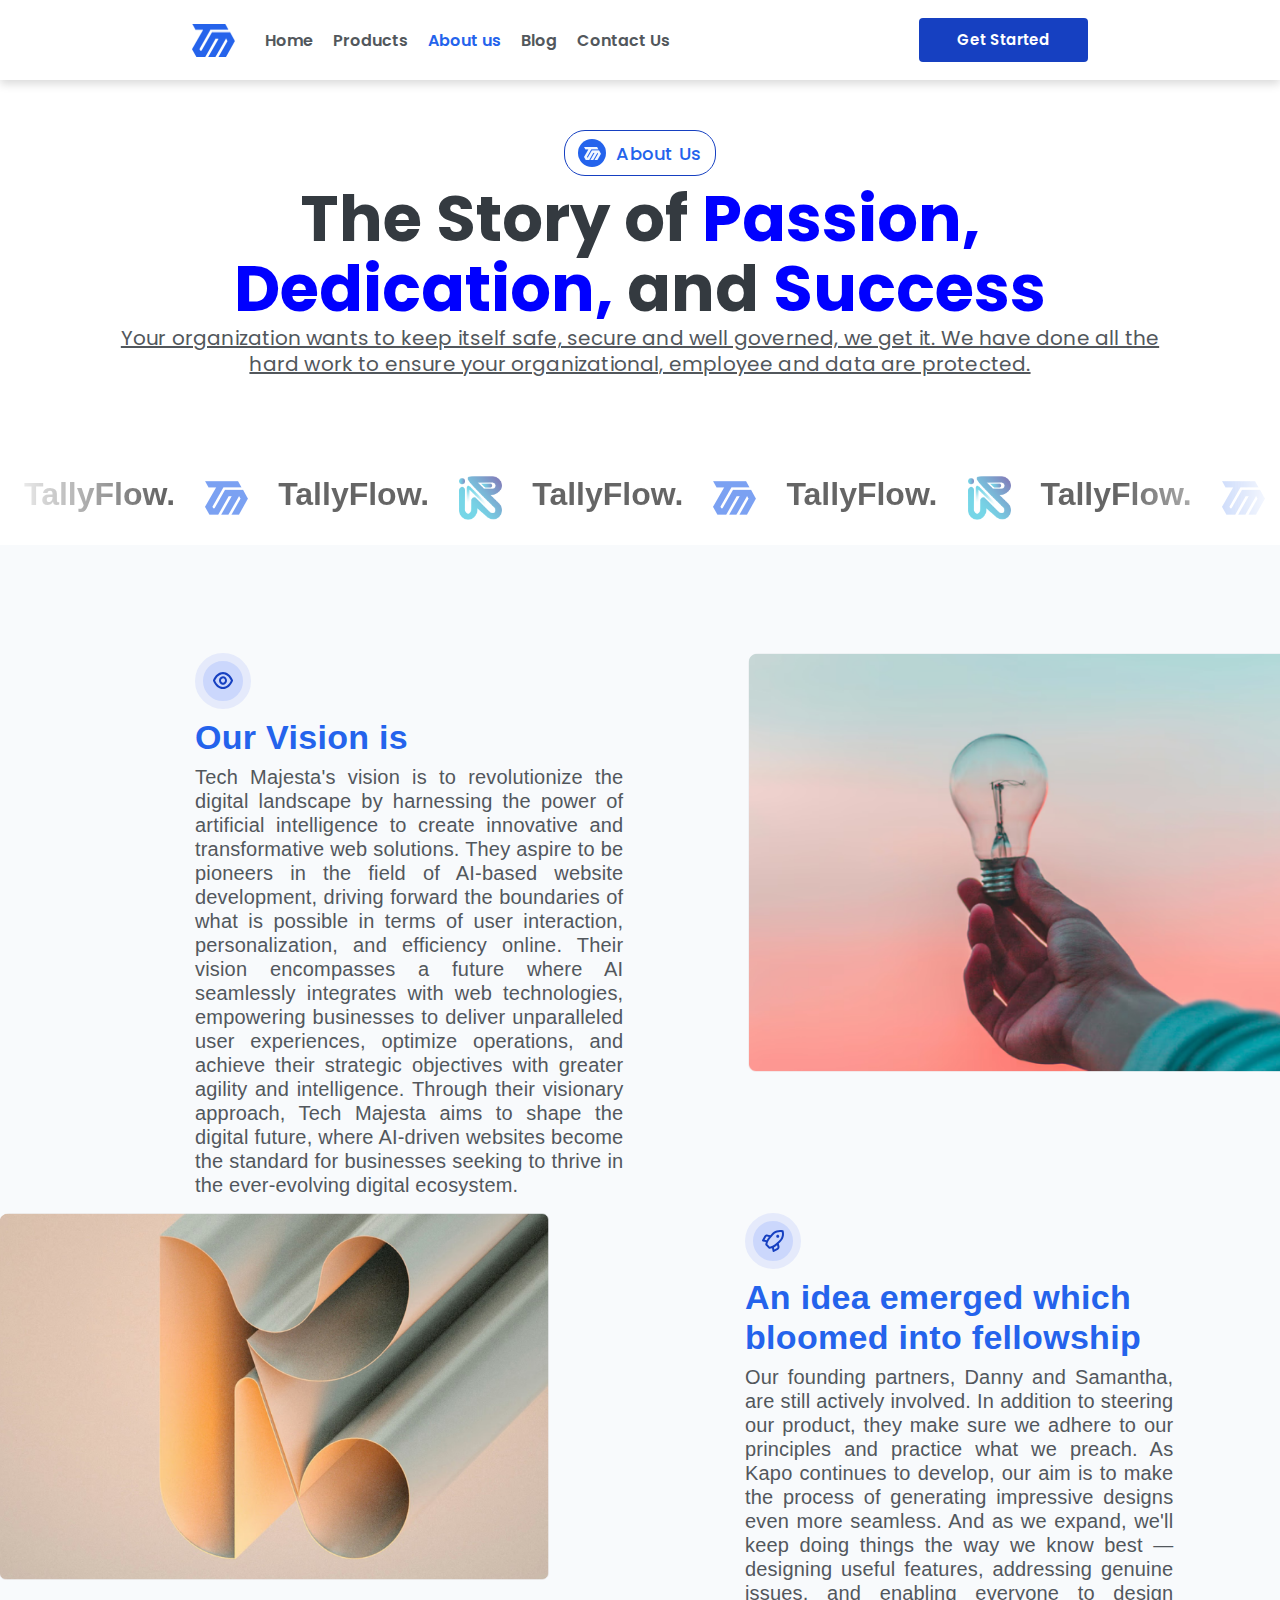
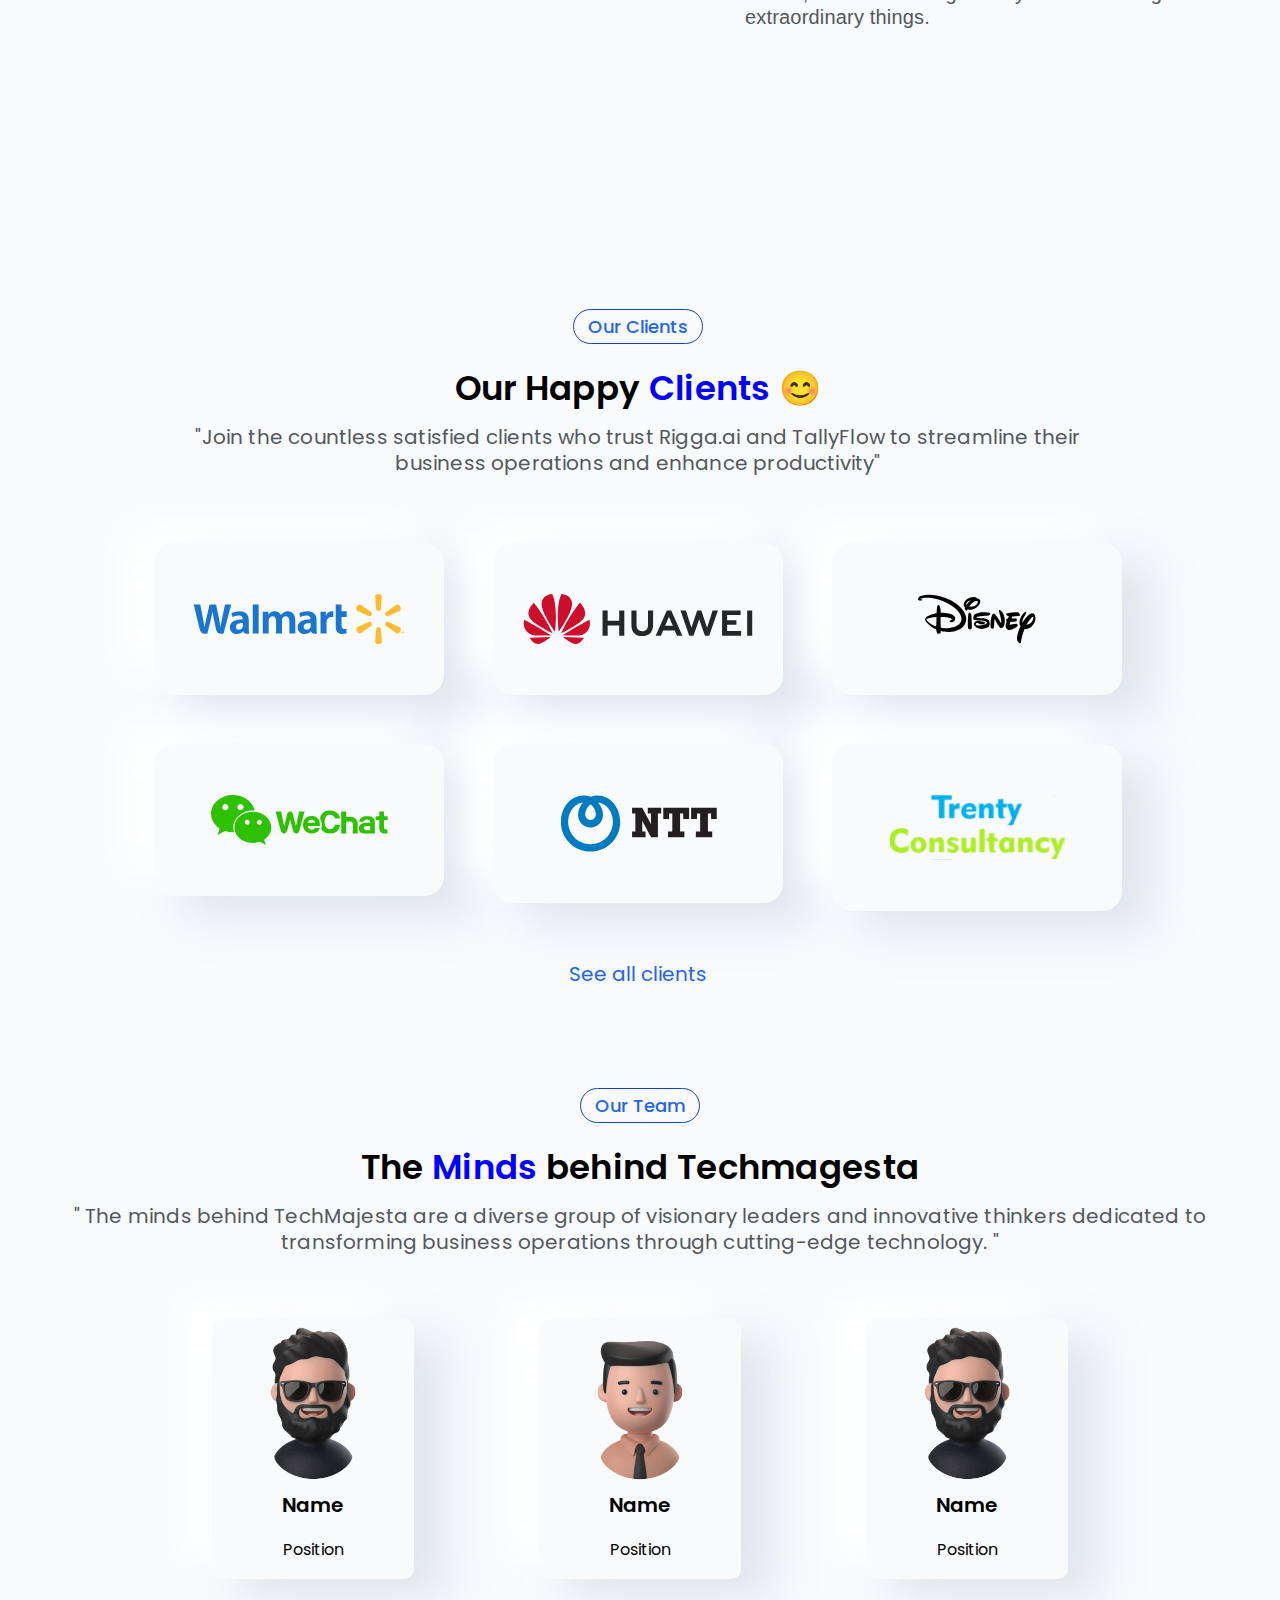
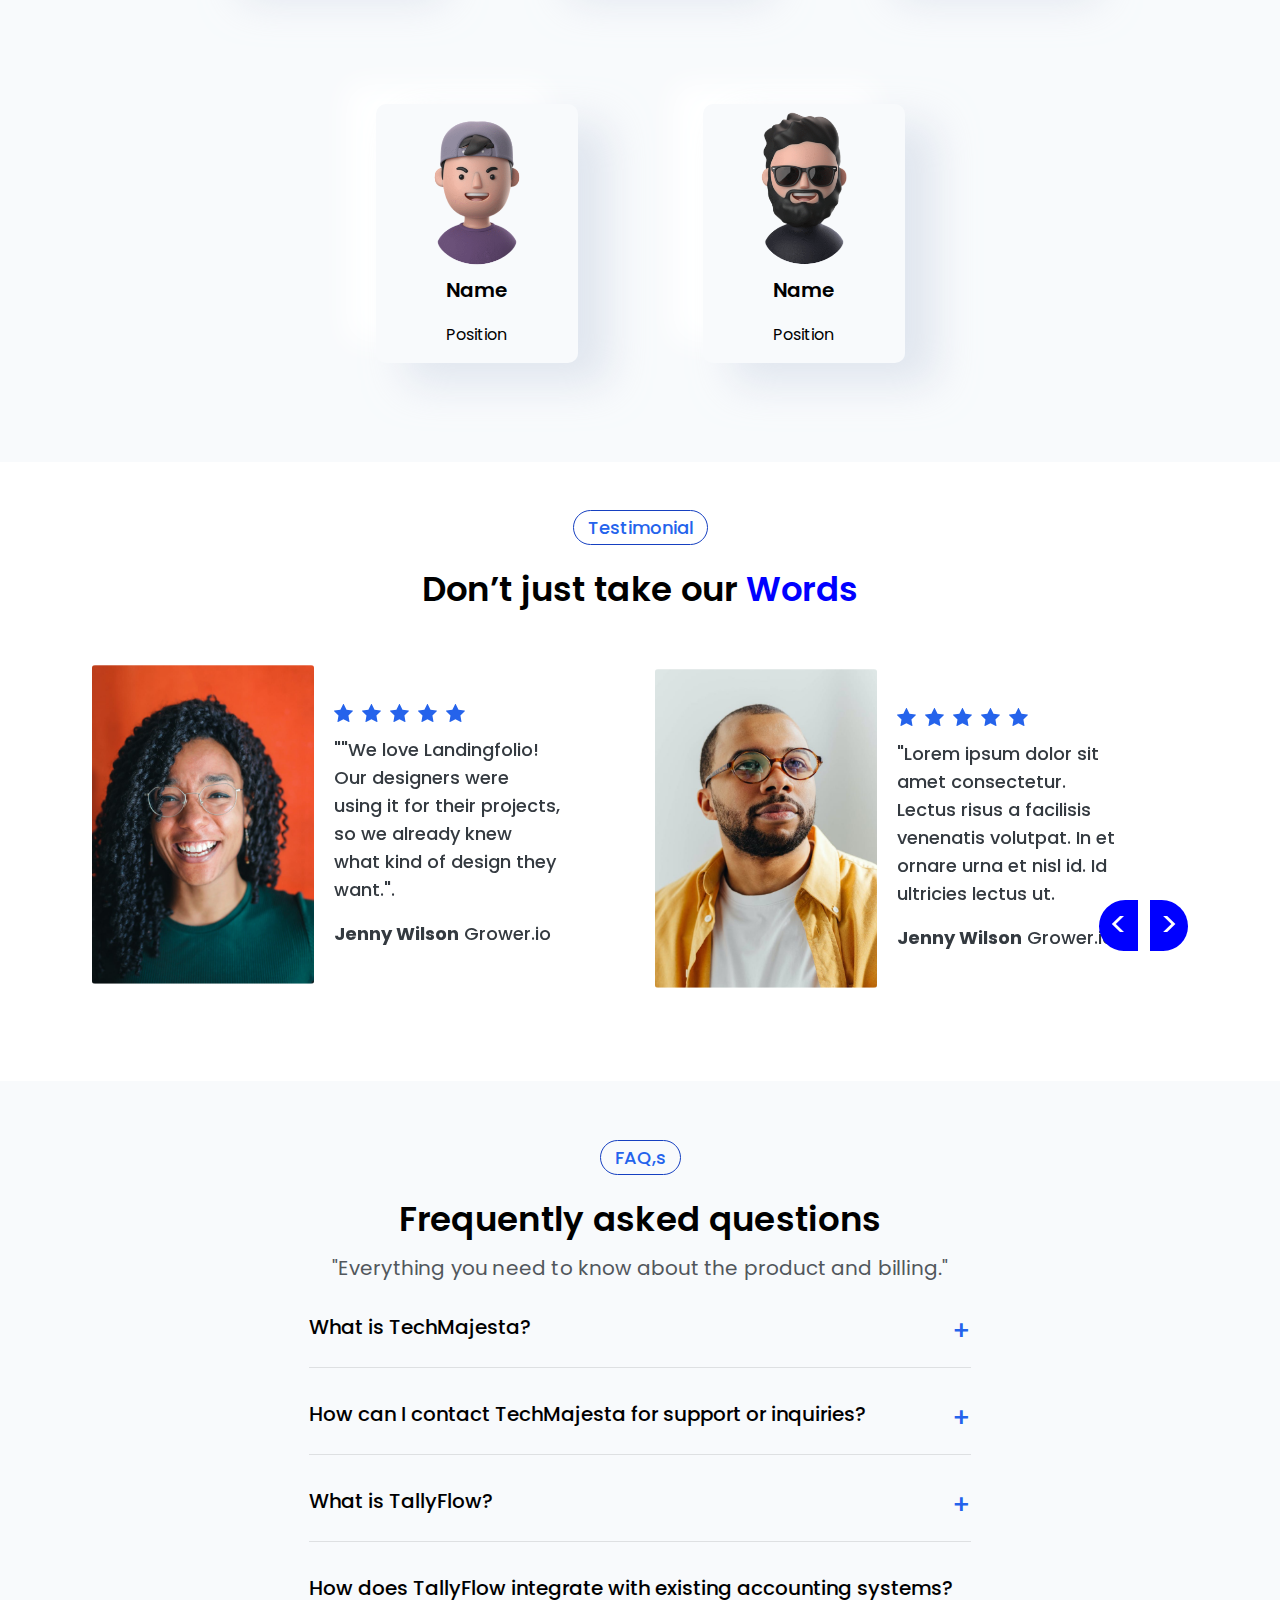
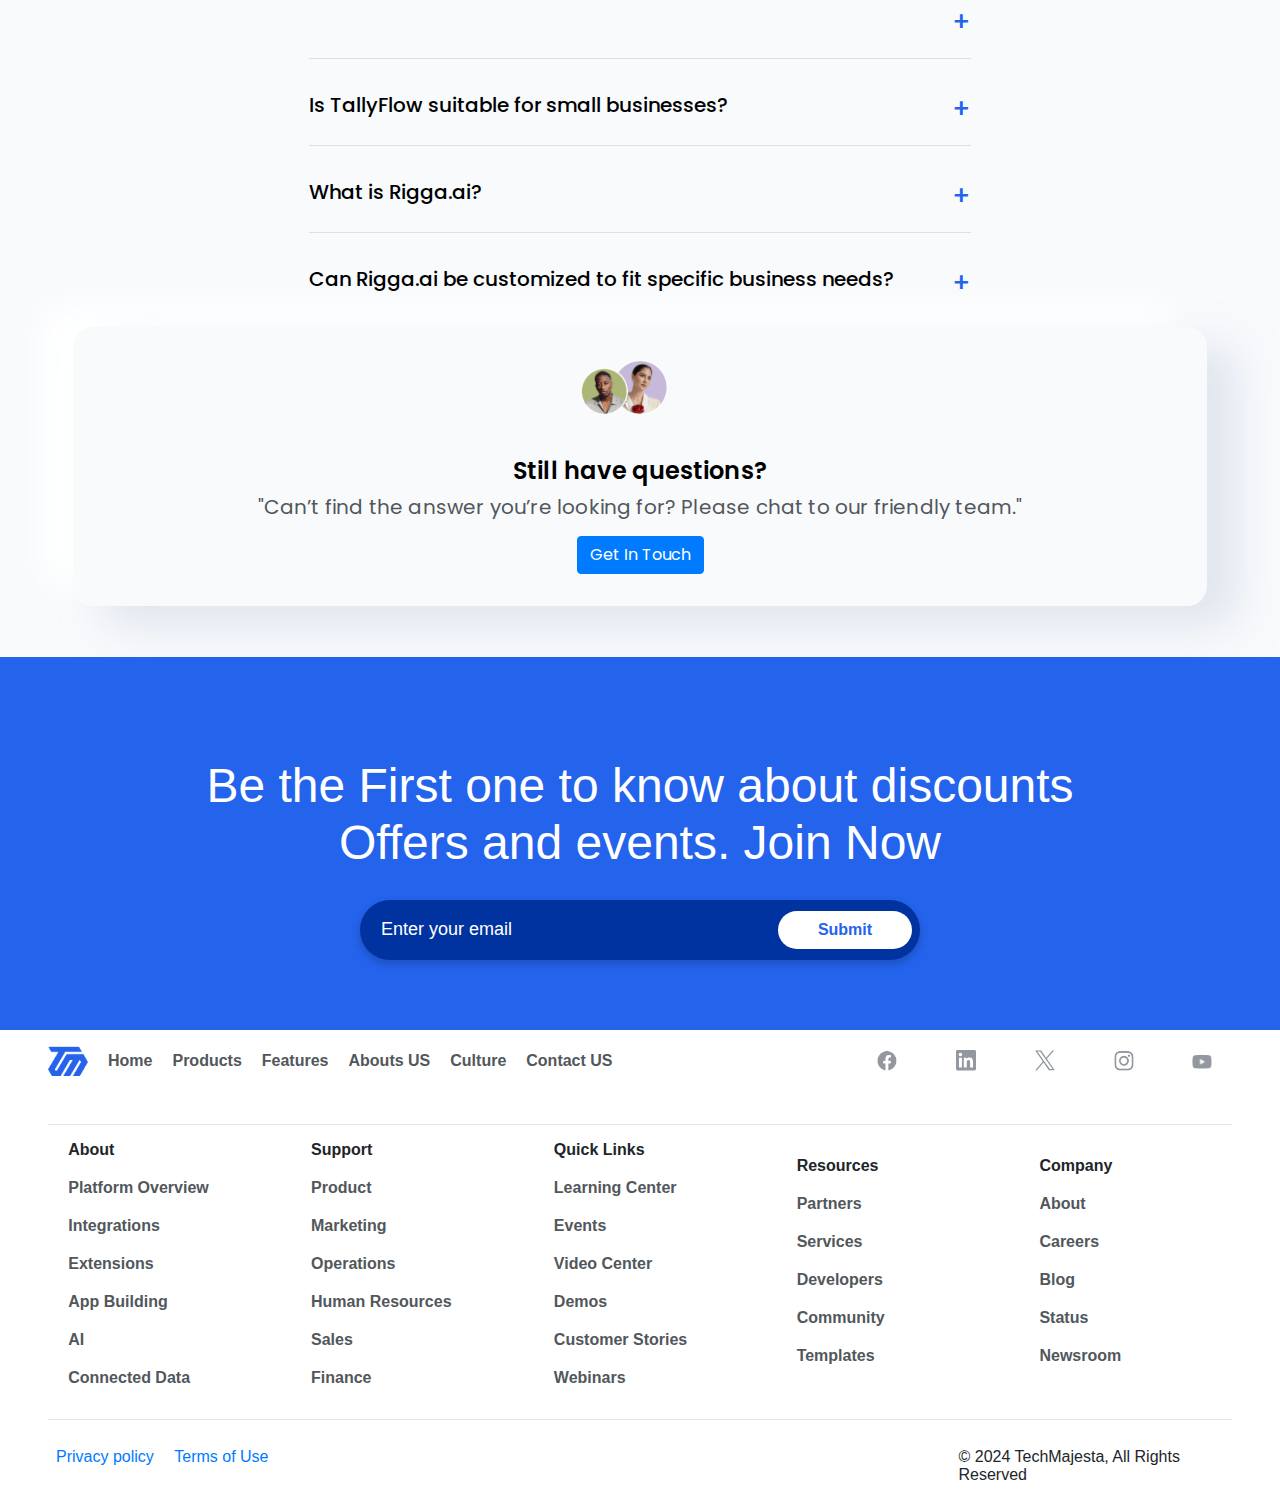
<file: about-us.html>
<!DOCTYPE html>
<html lang="en">

<head>

  <meta charset="UTF-8">
  <meta name="viewport" content="width=device-width, initial-scale=1.0">
  <title>Document</title>
  <link rel="stylesheet" href="css/bootstrap.min.css">
  <script src="js/jQuerry.js"></script>
  <script src="js/Bootatrap.js"></script>
  <link rel="stylesheet" href="css/index.css">
</head>

<body>
  <div class="main-frame">

    <header class="navbar4">
      <div class="left-side">
        <div class="techmejsta-logo-frame">
          <img class="techmejsta-logo-icon18" id="techmejstaLogoIcon" loading="lazy" alt=""
            src="./public/techmejsta-logo1@2x.png" />
        </div>
        <nav class="nav-component-frame">
          <div class="component" id="component1Container">
            <a href="/" class="link ">Home</a>
          </div>
          <div class="component" id="component2Container">
            <a href="products.html" class="link">Products</a>
          </div>
          <div class="component" id="component3Container">
            <a href="about-us.html" class="link active">About us</a>
          </div>
          <div class="component" id="component4Container">
            <a href="blog.html" class="link">Blog</a>
          </div>
          <div class="component" id="component5Container">
            <a href="contact-us.html" class="link">Contact Us</a>
          </div>
        </nav>
      </div>
      <div class="right-side">
        <button class="btn btn-go">
          <a href="sign-in.html" class="primary11">Get Started</a></button>
      </div>
    </header>

    <section class="about-us-frame">
      <div class="about-us-content">
        <div class="content-frame">
          <div class="content-fram-image">
            <img class="techmejsta-logo-icon19" alt="logo" src="./public/techmejsta-logo-11@2x.png" />
          </div>
          <div class="welcome-to-techmajesta">
            About Us
          </div>
        </div>

      </div>
      <div class="container my-2">
        <h2 class="hny-title font-size  text-dark text-center">The Story of <span style="color: blue;">
            Passion,
            Dedication,</span> and <span style="color: blue;">Success</span>
        </h2>
        <p class="hny-para  text-center" style="text-decoration: underline;">Your organization wants to keep itself
          safe, secure and well governed, we get it. We have done all the hard work to ensure your organizational,
          employee and data are protected.</p>
      </div>
    </section>



    <div class="component-71">
      <div class="tallyflow-group">
        <h2 class="tallyflow12">TallyFlow.</h2>
        <img class="techmejsta-logo-icon20" loading="lazy" alt="" src="./public/techmejsta-logo-23@2x.png">
        <h2 class="tallyflow13">TallyFlow.</h2>
        <img class="riggaai-logo1-12" alt="" src="./public/riggaai-logo1-1@2x.png">
        <h2 class="tallyflow14">TallyFlow.</h2>
        <img class="techmejsta-logo-icon21" loading="lazy" alt="" src="./public/techmejsta-logo-23@2x.png">
        <h2 class="tallyflow15">TallyFlow.</h2>
        <img class="riggaai-logo1-22" alt="" src="./public/riggaai-logo1-1@2x.png">
        <h2 class="tallyflow16">TallyFlow.</h2>
        <img class="techmejsta-logo-icon22" loading="lazy" alt="" src="./public/techmejsta-logo-23@2x.png">
        <h2 class="tallyflow17">TallyFlow.</h2>
      </div>
      <div class="tallyflow-group">
        <h2 class="tallyflow12">TallyFlow.</h2>
        <img class="techmejsta-logo-icon20" loading="lazy" alt="" src="./public/techmejsta-logo-23@2x.png">
        <h2 class="tallyflow13">TallyFlow.</h2>
        <img class="riggaai-logo1-12" alt="" src="./public/riggaai-logo1-1@2x.png">
        <h2 class="tallyflow14">TallyFlow.</h2>
        <img class="techmejsta-logo-icon21" loading="lazy" alt="" src="./public/techmejsta-logo-23@2x.png">
        <h2 class="tallyflow15">TallyFlow.</h2>
        <img class="riggaai-logo1-22" alt="" src="./public/riggaai-logo1-1@2x.png">
        <h2 class="tallyflow16">TallyFlow.</h2>
        <img class="techmejsta-logo-icon22" loading="lazy" alt="" src="./public/techmejsta-logo-23@2x.png">
        <h2 class="tallyflow17">TallyFlow.</h2>
      </div>
    </div>


    <div class="table-frame bg-frmae">
      <div class="container-fluid container-padding">
        <div class="row">
          <div class="col-lg-5 my-2 items">
            <div class="icon-and-text2">
              <img class="featured-icon2" loading="lazy" alt="" src="public/featured-icon.svg">
              <div class="heading-and-supporting-text8">
                <h1 class="heading14 my-2">Our Vision is</h1>
                <div class="supporting-text19 mt-2">
                  Tech Majesta's vision is to revolutionize the digital
                  landscape by harnessing the power of artificial intelligence
                  to create innovative and transformative web solutions. They
                  aspire to be pioneers in the field of AI-based website
                  development, driving forward the boundaries of what is
                  possible in terms of user interaction, personalization, and
                  efficiency online. Their vision encompasses a future where
                  AI seamlessly integrates with web technologies, empowering
                  businesses to deliver unparalleled user experiences,
                  optimize operations, and achieve their strategic objectives
                  with greater agility and intelligence. Through their
                  visionary approach, Tech Majesta aims to shape the digital
                  future, where AI-driven websites become the standard for
                  businesses seeking to thrive in the ever-evolving digital
                  ecosystem.

                </div>
              </div>
            </div>

          </div>
          <div class="col-lg-6 my-2 so-image">
            <img src="public/imageat.png" class="ab-image" alt="">
          </div>
          <div class="col-lg-6 my-2 so-image">
            <img src="public/screen-mockup-replace-fill-11@2x.png" class="ab-image-2" alt="">
          </div>
          <div class="col-lg-5 my-2 items">
            <div class="icon-and-text2">
              <img class="featured-icon2" loading="lazy" alt="" src="./public/featured-icon-1.svg">
              <div class="heading-and-supporting-text8">
                <h1 class="heading14 my-2">An idea emerged which bloomed into fellowship</h1>
                <div class="supporting-text19 mt-2">
                  Our founding partners, Danny and Samantha, are still actively involved. In addition to steering our
                  product, they make sure we adhere to our principles and practice what we preach. As Kapo continues to
                  develop, our aim is to make the process of generating impressive designs even more seamless. And as we
                  expand, we'll keep doing things the way we know best — designing useful features, addressing genuine
                  issues, and enabling everyone to design extraordinary things.
                </div>
              </div>
            </div>

          </div>
        </div>
      </div>
    </div>
    <section class="client-frame">
      <div class="badge1 mt-2">
        <div class="number">Our Clients</div>
      </div>
      <h1 class="heading15 mt-4">
        <span>Our Happy</span>
        <span style="color: blue;">Clients </span>
        <span> 😊</span>
      </h1>
      <div class="sm-px-0 lg-px-5 md-px-5">
        <blockquote class="hny-para mt-2">
          "Join the countless satisfied clients who trust Rigga.ai and
          TallyFlow to streamline their business operations and enhance
          productivity"
        </blockquote>
      </div>
      <br>
      <div class="logos">
        <div class="clients">
          <img loading="lazy" alt="" src="public/walmart.svg">
        </div>
        <div class="clients">
          <img loading="lazy" alt="" src="public/huawei.svg">
        </div>
        <div class="clients">
          <img loading="lazy" alt="" src="public/disney.svg">
        </div>
        <div class="clients">
          <img loading="lazy" alt="" src="public/wechat.svg">
        </div>
        <div class="clients">
          <img loading="lazy" alt="" src="public/ntt.svg">
        </div>
        <div class="clients">
          <img loading="lazy" alt="" src="public/trenty.svg">
        </div>
        <div id="hide-clients" class="logos hide">
          <div class="clients">
            <img loading="lazy" alt="" src="public/disney.svg">
          </div>
          <div class="clients">
            <img loading="lazy" alt="" src="public/wechat.svg">
          </div>
          <div class="clients">
            <img loading="lazy" alt="" src="public/ntt.svg">
          </div>
          <div class="clients">
            <img loading="lazy" alt="" src="public/trenty.svg">
          </div>
          <div class="clients">
            <img loading="lazy" alt="" src="public/trenty.svg">
          </div>
          <div class="clients">
            <img loading="lazy" alt="" src="public/trenty.svg">
          </div>
        </div>
      </div>
      <div class="mt-5" style="font-size: 20px;">
        <a style="cursor: pointer;" id="seeallclients">See all clients</a>
      </div>
    </section>
    <section class="techmagesta-minds">
      <div class="badge1 mt-2">
        <div class="number">Our Team</div>
      </div>
      <h1 class="heading15 mt-4">
        <span>The</span>
        <span style="color: blue;">Minds</span>
        <span> behind Techmagesta</span>
      </h1>
      <div class="sm-px-0 lg-px-5 md-px-5">
        <blockquote class="hny-para mt-2">
          " The minds behind TechMajesta are a diverse group of visionary leaders and innovative thinkers dedicated to
          <br>
          transforming business operations through cutting-edge technology. "
        </blockquote>
        <div class="container sm-px-0 lg-px-5 md-px-5 py-5">
          <div class="team">
            <div class="team-member">
              <img src="public/image-41@2x.png" alt="">
              <p class="team-name">Name</p>
              <p class="team-position">Position</p>
            </div>
            <div class="team-member">
              <img src="public/image-51@2x.png" alt="">
              <p class="team-name">Name</p>
              <p class="team-position">Position</p>
            </div>
            <div class="team-member">
              <img src="public/image-41@2x.png" alt="">
              <p class="team-name">Name</p>
              <p class="team-position">Position</p>
            </div>
            <div class="team-member">
              <img src="public/image-61@2x.png" alt="">
              <p class="team-name">Name</p>
              <p class="team-position">Position</p>
            </div>
            <div class="team-member">
              <img src="public/image-41@2x.png" alt="">
              <p class="team-name">Name</p>
              <p class="team-position">Position</p>
            </div>
          </div>
        </div>
      </div>
    </section>

    <section class="testimonial-frame">
      <div class="badge1 mt-2">
        <div class="number">Testimonial</div>
      </div>
      <h1 class="heading15 mt-4">
        <span>Don’t just take our</span>
        <span style="color: blue;">Words</span>
      </h1>
      <div class="container-fluid  py-5">
        <div id="testimonialCarousel" class="carousel slide carousel-fade" data-ride="carousel">
          <div class="carousel">
            <div class="carousel-item active">
              <div class="card-testimonial">
                <div class="row">
                  <div class="col-lg-12 col-md-12 col-xl-6 col-sm-12">
                    <div class="car">
                      <div class="row no-gutters">
                        <div class="col-md-5 col-sm-6">
                          <img src="public/bg2@2x.png" class="card-img" alt="Alex Smith">
                        </div>
                        <div class="col-md-6 col-sm-6">
                          <div class="card-body text-dark">
                            <div class="star text-left">
                              <img src="public/star-1.svg" alt="">
                              <img src="public/star-1.svg" alt="">
                              <img src="public/star-1.svg" alt="">
                              <img src="public/star-1.svg" alt="">
                              <img src="public/star-1.svg" alt="">
                            </div>
                            <b>
                              <p>""We love Landingfolio! Our designers were using it for their projects, so we already
                                knew what kind of design they want.".
                              </p>
                            </b>
                            <p><b>Jenny Wilson</b> <span>Grower.io</span></p>
                          </div>
                        </div>
                      </div>
                    </div>
                  </div>
                  <div class="col-lg-12 col-md-12 col-xl-6 col-sm-12 d-none d-sm-block">
                    <div class="car">
                      <div class="row no-gutters">
                        <div class="col-md-5 col-sm-6 my-1">
                          <img src="public/bg-12@2x.png" class="card-img" alt="Taylor White">
                        </div>
                        <div class="col-md-6 col-sm-6 my-1">
                          <div class="card-body text-dark">
                            <div class="star text-left">
                              <img src="public/star-1.svg" alt="">
                              <img src="public/star-1.svg" alt="">
                              <img src="public/star-1.svg" alt="">
                              <img src="public/star-1.svg" alt="">
                              <img src="public/star-1.svg" alt="">
                            </div>
                            <b>
                              <p>"Lorem ipsum dolor sit amet consectetur. Lectus risus a facilisis venenatis volutpat.
                                In
                                et ornare urna et nisl id. Id ultricies lectus ut.
                              </p>
                            </b>
                            <p><b>Jenny Wilson</b> <span>Grower.io</span></p>
                          </div>
                        </div>
                      </div>
                    </div>
                  </div>
                </div>
              </div>
            </div>
            <div class="carousel-item">
              <div class="row">
                <div class="col-lg-12 col-md-12 col-xl-6 col-sm-12">
                  <div class="car">
                    <div class="row no-gutters">
                      <div class="col-md-5 col-sm-6">
                        <img src="public/BG.png" class="card-img" alt="Alex Smith">
                      </div>
                      <div class="col-md-6 col-sm-6">
                        <div class="card-body text-dark">
                          <div class="star text-left">
                            <img src="public/star-1.svg" alt="">
                            <img src="public/star-1.svg" alt="">
                            <img src="public/star-1.svg" alt="">
                            <img src="public/star-1.svg" alt="">
                            <img src="public/star-1.svg" alt="">
                          </div>
                          <b>
                            <p>"Lorem Ipsum is simply dummy text of the printing and typesetting industry. Lorem Ipsum
                              has
                              been the industry's standard dummy text.
                            </p>
                          </b>
                          <p><b>Jenny Wilson</b> <span>Grower.io</span></p>
                        </div>
                      </div>
                    </div>
                  </div>
                </div>
                <div class="col-lg-12 col-md-12 col-xl-6 col-sm-12 d-none d-sm-block">
                  <div class="car">
                    <div class="row no-gutters">
                      <div class="col-md-5 col-sm-6 my-1">
                        <img src="public/t_3.png" class="card-img" alt="Taylor White">
                      </div>
                      <div class="col-md-6 col-sm-6 my-1">
                        <div class="card-body text-dark">
                          <div class="star text-left">
                            <img src="public/star-1.svg" alt="">
                            <img src="public/star-1.svg" alt="">
                            <img src="public/star-1.svg" alt="">
                            <img src="public/star-1.svg" alt="">
                            <img src="public/star-1.svg" alt="">
                          </div>
                          <b>
                            <p>"when an unknown printer took a galley of type and scrambled it to make a type specimen
                              book. It has survived not only five centuries.
                            </p>
                          </b>
                          <p><b>Jenny Wilson</b> <span>Grower.io</span></p>
                        </div>
                      </div>
                    </div>
                  </div>
                </div>
              </div>
            </div>
            <div class="carousel-item">
              <div class="row">
                <div class="col-lg-12 col-md-12 col-xl-6 col-sm-12">
                  <div class="car">
                    <div class="row no-gutters">
                      <div class="col-md-5 col-sm-6">
                        <img src="public/t_7.png" class="card-img" alt="Alex Smith">
                      </div>
                      <div class="col-md-6 col-sm-6">
                        <div class="card-body text-dark">
                          <div class="star text-left">
                            <img src="public/star-1.svg" alt="">
                            <img src="public/star-1.svg" alt="">
                            <img src="public/star-1.svg" alt="">
                            <img src="public/star-1.svg" alt="">
                            <img src="public/star-1.svg" alt="">
                          </div>
                          <b>
                            <p>"It is a long established fact that a reader will be distracted by the readable content
                              of
                              a page when looking at its layout.
                            </p>
                          </b>
                          <p><b>Jenny Wilson</b> <span>Grower.io</span></p>
                        </div>
                      </div>
                    </div>
                  </div>
                </div>
                <div class="col-lg-12 col-md-12 col-xl-6 col-sm-12 d-none d-sm-block">
                  <div class="car">
                    <div class="row no-gutters">
                      <div class="col-md-5 col-sm-6 my-1">
                        <img src="public/t_8.png" class="card-img" alt="Taylor White">
                      </div>
                      <div class="col-md-6 col-sm-6 my-1">
                        <div class="card-body text-dark">
                          <div class="star text-left">
                            <img src="public/star-1.svg" alt="">
                            <img src="public/star-1.svg" alt="">
                            <img src="public/star-1.svg" alt="">
                            <img src="public/star-1.svg" alt="">
                            <img src="public/star-1.svg" alt="">
                          </div>
                          <b>
                            <p>"Many desktop publishing packages and web page editors now use Lorem Ipsum as their
                              default
                              model text, and a search for 'lorem ipsum'.
                            </p>
                          </b>
                          <p><b>Jenny Wilson</b> <span>Grower.io</span></p>
                        </div>
                      </div>
                    </div>
                  </div>
                </div>
              </div>
            </div>
            <div class="carousel-item">
              <div class="row">
                <div class="col-lg-12 col-md-12 col-xl-6 col-sm-12">
                  <div class="car">
                    <div class="row no-gutters">
                      <div class="col-md-5 col-sm-6">
                        <img src="public/t_4.png" class="card-img" alt="Alex Smith">
                      </div>
                      <div class="col-md-6 col-sm-6">
                        <div class="card-body text-dark">
                          <div class="star text-left">
                            <img src="public/star-1.svg" alt="">
                            <img src="public/star-1.svg" alt="">
                            <img src="public/star-1.svg" alt="">
                            <img src="public/star-1.svg" alt="">
                            <img src="public/star-1.svg" alt="">
                          </div>
                          <b>
                            <p>"Contrary to popular belief, Lorem Ipsum is not simply random text. It has roots in a
                              piece
                              of classical Latin literature from 45 BC.
                            </p>
                          </b>
                          <p><b>Jenny Wilson</b> <span>Grower.io</span></p>
                        </div>
                      </div>
                    </div>
                  </div>
                </div>
                <div class="col-lg-12 col-md-12 col-xl-6 col-sm-12 d-none d-sm-block">
                  <div class="car">
                    <div class="row no-gutters">
                      <div class="col-md-5 col-sm-6 my-1">
                        <img src="public/t_5.png" class="card-img" alt="Taylor White">
                      </div>
                      <div class="col-md-6 col-sm-6 my-1">
                        <div class="card-body text-dark">
                          <div class="star text-left">
                            <img src="public/star-1.svg" alt="">
                            <img src="public/star-1.svg" alt="">
                            <img src="public/star-1.svg" alt="">
                            <img src="public/star-1.svg" alt="">
                            <img src="public/star-1.svg" alt="">
                          </div>
                          <b>
                            <p>"making it over 2000 years old. Richard McClintock, a Latin professor at Hampden-Sydney
                              College in Virginia.
                            </p>
                          </b>
                          <p><b>Jenny Wilson</b> <span>Grower.io</span></p>
                        </div>
                      </div>
                    </div>
                  </div>
                </div>
              </div>
            </div>
          </div>
          <a class="carousel-control-prev custom-carousel-control" href="#testimonialCarousel" role="button"
            data-slide="prev">
            <div class="custom-icon custom-icon-prev ">
              < </div>
          </a>
          <a class="carousel-control-next custom-carousel-control" href="#testimonialCarousel" role="button"
            data-slide="next">
            <div class="custom-icon custom-icon-next ">
              >
            </div>
          </a>
        </div>
      </div>
    </section>

    <section class="ask-Question">
      <div class="badge1 mt-2">
        <div class="number">FAQ,s</div>
      </div>
      <h1 class="heading15 mt-4">
        <span>Frequently asked questions</span>
      </h1>
      <div class="px-lg-5">
        <blockquote class="hny-para mt-2">
          "Everything you need to know about the product and billing."
        </blockquote>
        <div class="col-lg-8  mt-2 mx-auto">
          <button class="accordion">What is TechMajesta?</button>
          <div class="panel">
            <p>TechMajesta is a leading technology company specializing in innovative software solutions designed to
              streamline business operations and enhance productivity. We offer products like TallyFlow and Rigga.ai to
              meet
              various business needs.
            </p>
          </div>
          <hr>
          <button class="accordion">How can I contact TechMajesta for support or inquiries?</button>
          <div class="panel">
            <p>TechMajesta is a leading technology company specializing in innovative software solutions
              designed to
              streamline business operations and enhance productivity. We offer products like TallyFlow and
              Rigga.ai to
              meet
              various business needs.
            </p>
          </div>
          <hr>
          <button class="accordion">What is TallyFlow?</button>
          <div class="panel">
            <p>TechMajesta is a leading technology company specializing in innovative software solutions
              designed to
              streamline business operations and enhance productivity. We offer products like TallyFlow and
              Rigga.ai to
              meet
              various business needs.
            </p>
          </div>
          <hr>
          <button class="accordion">How does TallyFlow integrate with existing accounting systems?</button>
          <div class="panel">
            <p>TechMajesta is a leading technology company specializing in innovative software solutions
              designed to
              streamline business operations and enhance productivity. We offer products like TallyFlow and
              Rigga.ai to
              meet
              various business needs.
            </p>
          </div>
          <hr>
          <button class="accordion">Is TallyFlow suitable for small businesses?</button>
          <div class="panel">
            <p>TechMajesta is a leading technology company specializing in innovative software solutions
              designed to
              streamline business operations and enhance productivity. We offer products like TallyFlow and
              Rigga.ai to
              meet
              various business needs.
            </p>
          </div>
          <hr>
          <button class="accordion">What is Rigga.ai?</button>
          <div class="panel">
            <p>TechMajesta is a leading technology company specializing in innovative software solutions
              designed to
              streamline business operations and enhance productivity. We offer products like TallyFlow and
              Rigga.ai to
              meet
              various business needs.
            </p>
          </div>
          <hr>
          <button class="accordion">Can Rigga.ai be customized to fit specific business needs?</button>
          <div class="panel">
            <p>TechMajesta is a leading technology company specializing in innovative software solutions
              designed to
              streamline business operations and enhance productivity. We offer products like TallyFlow and
              Rigga.ai to
              meet
              various business needs.
            </p>
          </div>
        </div>
      </div>
      <div class="container  mt-4 touch-box-frame">
        <div class="image-frame">
          <div class="avatar-group4">
            <img class="avatar-icon12" alt="" src="public/avatar@2x.png">
            <img class="avatar-icon13" loading="lazy" alt="" src="public/avatar-12@2x.png">
            <img class="avatar-icon14" alt="" src="public/avatar-23@2x.png">
          </div>
        </div>
        <div class="community-text">
          <h3>Still have questions?</h3>
          <p>
            "Can’t find the answer you’re looking for? Please chat to our
            friendly team."
          </p>
          <button class="btn btn-primary text-white">Get In Touch</button>
        </div>
      </div>
    </section>
    <section class="cta8 ">
      <h2>Be the First one to know about discounts <br>
        Offers and events. Join Now
      </h2>
      <div class="email-container">
        <input type="email" placeholder="Enter your email" required>
        <button type="submit">Submit</button>
      </div>
    </section>
    <footer class="footer-frame">
      <div class="top-footer container-fluid px-lg-5 px-md-3 px-sm-3">
        <div class="row justify-content-between align-items-center">
          <div class="col-lg-6 py-3">
            <ul class="d-flex flex-wrap list-unstyled align-items-center" style="gap: 20px;">
              <li><img src="public/techmejsta-logo-22@2x.png" width="40px" height="30px" alt=""></li>
              <li><a href="#" class="link">Home</a></li>
              <li><a href="#" class="link">Products</a></li>
              <li><a href="#" class="link">Features</a></li>
              <li><a href="#" class="link">Abouts US</a></li>
              <li><a href="#" class="link">Culture</a></li>
              <li><a href="#" class="link">Contact US</a></li>
            </ul>
          </div>
          <div class="col-lg-4 ">
            <ul class="d-flex  list-unstyled justify-content-around align-items-center" style="gap: 20px;">
              <li><a href="#" class="link"><img src="public/svg@2x.png" width="20px" alt="facebook"></a></li>
              <li><a href="#" class="link"><img src="public/svg-1.svg" width="20px" alt=""></a></a></li>
              <li><a href="#" class="link"><img src="public/svg-2.svg" width="20px" alt=""></a></a></li>
              <li><a href="#" class="link"><img src="public/svg-33@2x.png" width="20px" alt=""></a></a></li>
              <li><a href="#" class="link"><img src="public/svg-42@2x.png" width="20px" alt=""></a></a></li>
            </ul>
          </div>
        </div>
        <hr>
      </div>
      <div class="middle-footer container-fluid px-lg-5 px-md-3 px-sm-4">
        <div class="row justify-content-around flex-wrap align-items-start">
          <div class="col-lg-2 col-sm-4">
            <ul class="d-flex flex-column list-unstyled align-items-start" style="gap: 20px;">
              <b>
                <li>About</li>
              </b>
              <li><a href="#" class="link">Platform Overview</a></li>
              <li><a href="#" class="link">Integrations</a></li>
              <li><a href="#" class="link">Extensions</a></li>
              <li><a href="#" class="link">App Building</a></li>
              <li><a href="#" class="link">AI</a></li>
              <li><a href="#" class="link">Connected Data</a></li>
            </ul>
          </div>
          <div class="col-lg-2 col-sm-4">
            <ul class="d-flex flex-column list-unstyled align-items-start" style="gap: 20px;">
              <b>
                <li>Support</li>
              </b>
              <li><a href="#" class="link">Product</a></li>
              <li><a href="#" class="link">Marketing</a></li>
              <li><a href="#" class="link">Operations</a></li>
              <li><a href="#" class="link">Human Resources</a></li>
              <li><a href="#" class="link">Sales</a></li>
              <li><a href="#" class="link">Finance</a></li>
            </ul>
          </div>
          <div class="col-lg-2 col-sm-4">
            <ul class="d-flex flex-column list-unstyled align-items-start" style="gap: 20px;">
              <b>
                <li>Quick Links</li>
              </b>
              <li><a href="#" class="link">Learning Center</a></li>
              <li><a href="#" class="link">Events</a></li>
              <li><a href="#" class="link">Video Center</a></li>
              <li><a href="#" class="link">Demos</a></li>
              <li><a href="#" class="link">Customer Stories</a></li>
              <li><a href="#" class="link">Webinars</a></li>
            </ul>
          </div>
          <div class="col-lg-2 col-sm-4 mt-3">
            <ul class="d-flex flex-column list-unstyled align-items-start" style="gap: 20px;">
              <b>
                <li>Resources</li>
              </b>
              <li><a href="#" class="link">Partners</a></li>
              <li><a href="#" class="link">Services</a></li>
              <li><a href="#" class="link">Developers</a></li>
              <li><a href="#" class="link">Community</a></li>
              <li><a href="#" class="link">Templates</a></li>
            </ul>
          </div>
          <div class="col-lg-2 col-sm-4 mt-3">
            <ul class="d-flex flex-column list-unstyled align-items-start" style="gap: 20px;">
              <b>
                <li>Company</li>
              </b>
              <li><a href="#" class="link text">About</a></li>
              <li><a href="#" class="link text">Careers</a></li>
              <li><a href="#" class="link text">Blog</a></li>
              <li><a href="#" class="link text">Status</a></li>
              <li><a href="#" class="link text">Newsroom</a></li>
            </ul>
          </div>
        </div>
        <hr>
      </div>
      <div class="bottom-footer py-2 container-fluid px-5">
        <div class="row justify-content-between">
          <div class="col-lg-3 col-md-6 col-sm-6 my-1">
            <span class="mx-2"><a href=""> Privacy policy</a></span>
            <span class="mx-2"><a href=""> Terms of Use</a></span>
          </div>
          <div class="col-lg-3 col-md-6 col-sm-6 my-1">
            <span>© 2024 TechMajesta, All Rights Reserved</span>
          </div>
        </div>
      </div>
    </footer>

  </div>

  <script>
    var acc = document.getElementsByClassName("accordion");
    var i;

    for (i = 0; i < acc.length; i++) {
      acc[i].addEventListener("click", function () {
        this.classList.toggle("active");
        var panel = this.nextElementSibling;
        if (panel.style.maxHeight) {
          panel.style.maxHeight = null;
        } else {
          panel.style.maxHeight = panel.scrollHeight + "px";
        }
      });
    }
  </script>
  <script>
    $(document).ready(function () {
      $('#seeallclients').on('click', function () {
        $('#hide-clients').toggleClass('hide')
      })
    })
  </script>
  <script>
    $(document).ready(function () {
      $('.circle').click(function () {
        // Toggle 'active' class on .content-popuop
        $(this).closest('.component-9').find('.content-popuop').toggleClass('active');

        // Check if .content-popuop has class 'active'
        var isActive = $(this).closest('.component-9').find('.content-popuop').hasClass('active');

        // Change src attribute of .vector-icon8 inside .circle based on active state
        if (isActive) {
          $(this).find('.vector-icon8').attr('src', 'public/cut.svg');
        } else {
          // Change it back to the original source if not active
          $(this).find('.vector-icon8').attr('src', 'public/vector1.svg');
        }
      });
    });

  </script>
</body>

</html>
</file>
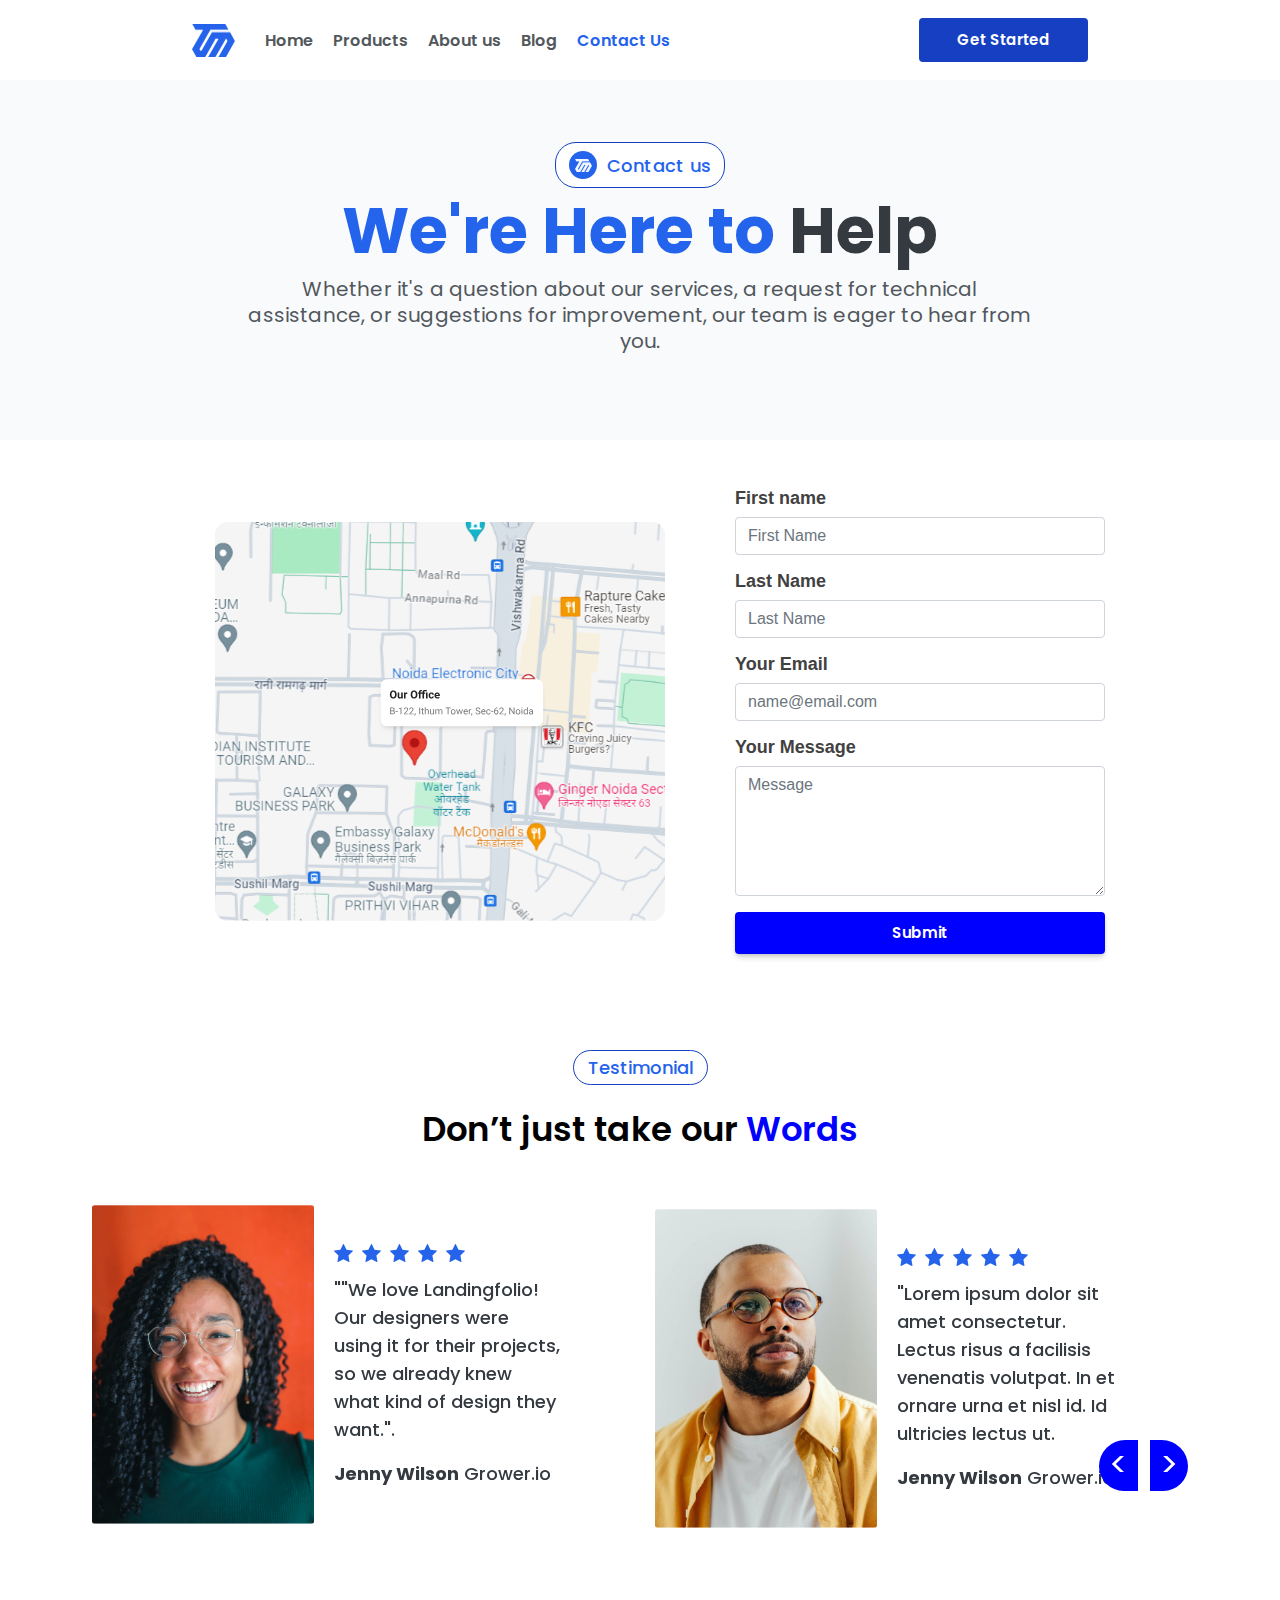
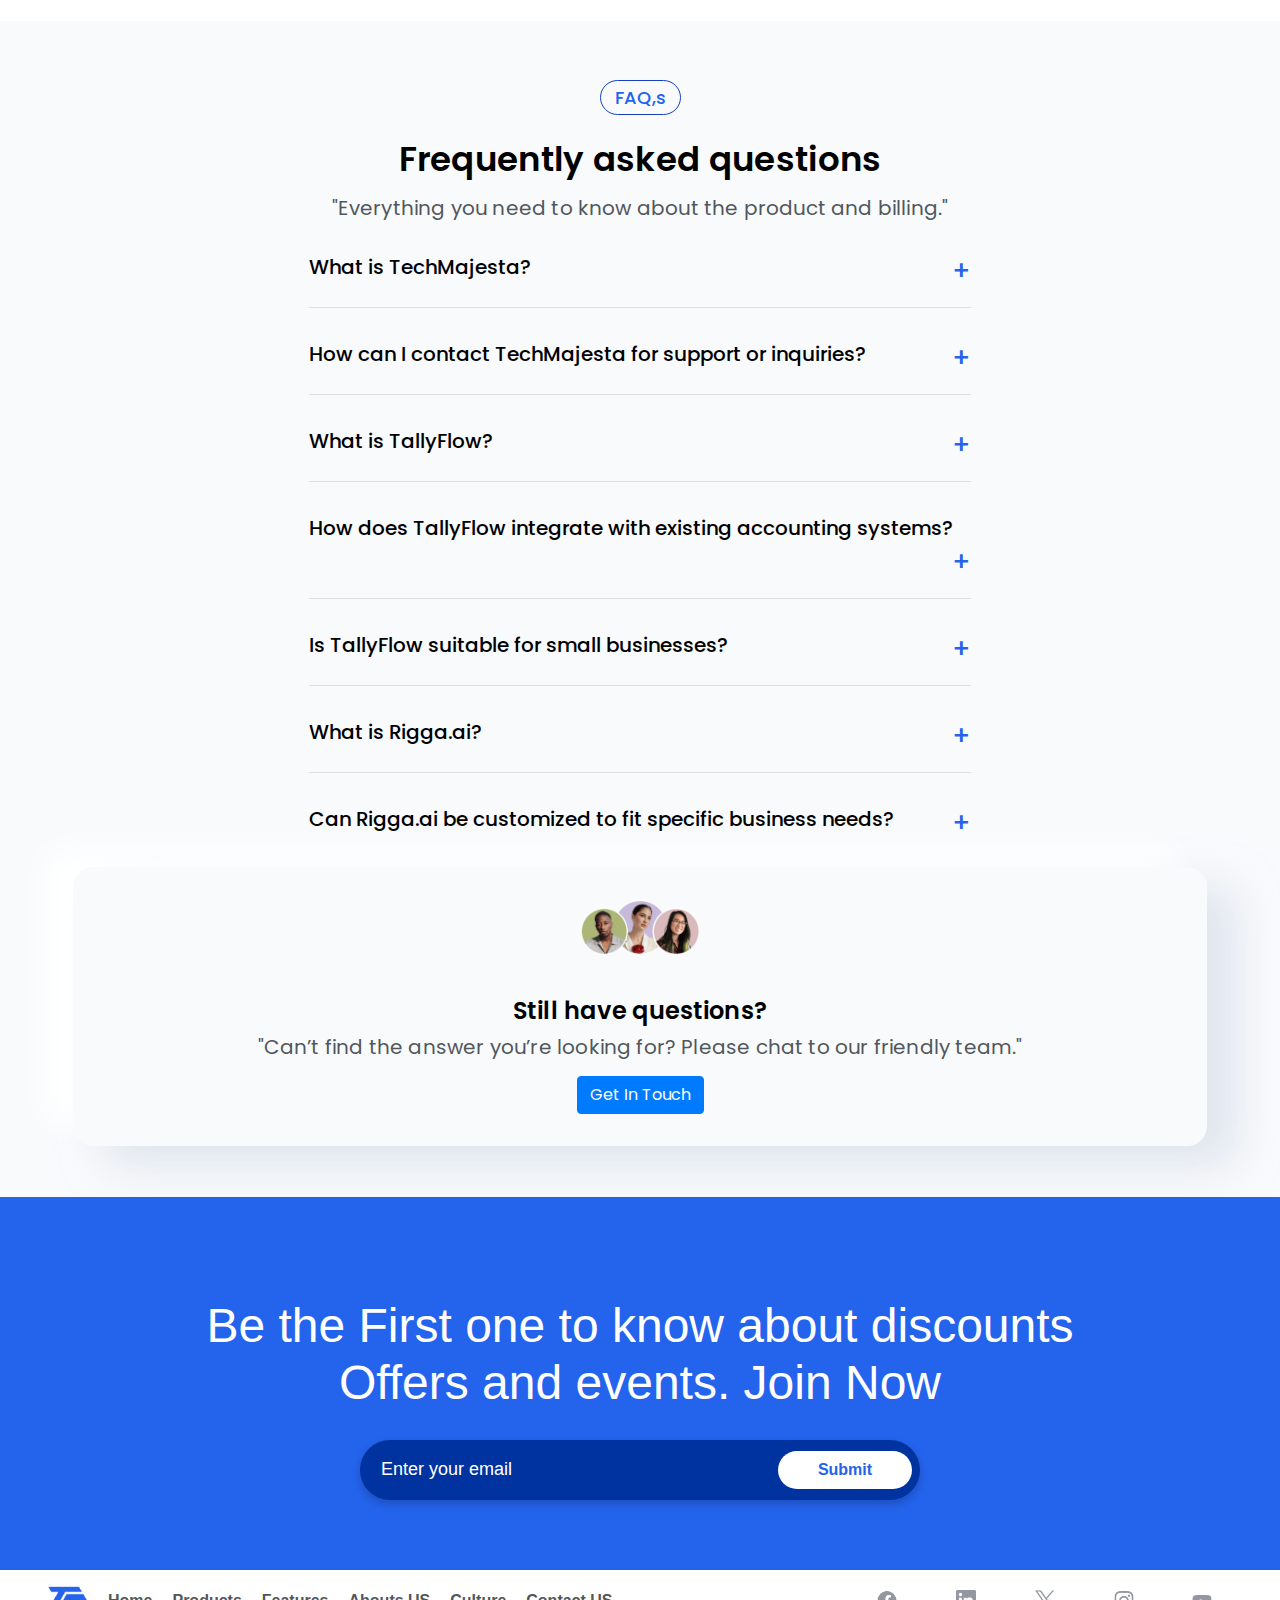
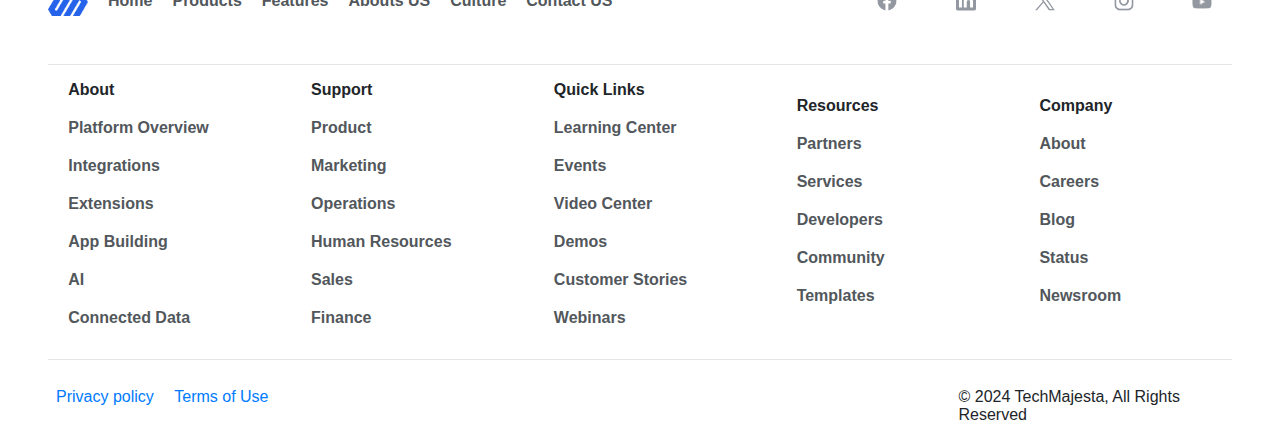
<file: contact-us.html>
<!DOCTYPE html>
<html lang="en">

<head>
  <meta charset="UTF-8">
  <meta name="viewport" content="width=device-width, initial-scale=1.0">
  <title>Document</title>
  <link rel="stylesheet" href="css/bootstrap.min.css">
  <script src="js/jQuerry.js"></script>
  <script src="js/Bootatrap.js"></script>
  <link rel="stylesheet" href="css/index.css">
</head>
<div class="main-frame">
  <header class="navbar4">
    <div class="left-side">
      <div class="techmejsta-logo-frame">
        <img class="techmejsta-logo-icon18" id="techmejstaLogoIcon" loading="lazy" alt=""
          src="./public/techmejsta-logo1@2x.png" />
      </div>
      <nav class="nav-component-frame">
        <div class="component" id="component1Container">
          <a href="/" class="link ">Home</a>
        </div>
        <div class="component" id="component2Container">
          <a href="products.html" class="link">Products</a>
        </div>
        <div class="component" id="component3Container">
          <a href="about-us.html" class="link">About us</a>
        </div>
        <div class="component" id="component4Container">
          <a href="blog.html" class="link">Blog</a>
        </div>
        <div class="component" id="component5Container">
          <a href="contact-us.html" class="link active">Contact Us</a>
        </div>
      </nav>
    </div>
    <div class="right-side">
      <button class="btn btn-go">
        <a href="sign-in.html" class="primary11">Get Started</a></button>
    </div>
  </header>

  <section class="contact-frame">
    <div class="content-frame">
      <div class="content-fram-image">
        <img class="techmejsta-logo-icon19" alt="logo" src="./public/techmejsta-logo-11@2x.png" />
      </div>
      <div class="welcome-to-techmajesta blog-content-first">
        Contact us
      </div>
    </div>
    <div class="my-2 blog-content-first">
      <h2 class="hny-title text-center">We're Here to <span class="text-dark">Help</span></h2>
      <p class="hny-para ">Whether it's a question about our services, a request for technical assistance, or
        suggestions for improvement, our team is eager to hear from you.</p>
    </div>
  </section>


  <section class="contact-form-location py-5">
    <div class="col-lg-9  col-sm-12 col-md-12 mx-auto">
      <div class="row justify-content-between">
        <div class="col-lg-6 col-sm-12 col-md-12 mx-auto d-flex flex-column justify-content-center align-items-center">
          <img src="public/map.svg" class="img-fluid" alt="">
        </div>
        <div class="col-lg-5  d-flex flex-column justify-content-center  ">
          <form action="">
            <div class="form-group">
              <label class="form-lable">First name </label>
              <input type="text" name="First Name" id="" class="form-control td" placeholder="First Name">
            </div>
            <div class="form-group">
              <label class="form-lable">Last Name</label>
              <input type="text" name="" id="" class="form-control td" placeholder="Last Name">
            </div>
            <div class="form-group">
              <label class="form-lable">Your Email </label>
              <input type="text" name="" id="" class="form-control td" placeholder="name@email.com">
            </div>
            <div class="form-group">
              <label class="form-lable">Your Message</label>
              <textarea type="text" name="" id="" class="form-control td" placeholder="Message"></textarea>
            </div>
            <input type="button" class="btn btn-block btn-color" value="Submit">
          </form>
        </div>
      </div>
    </div>
  </section>


  <section class="testimonial-frame">
    <div class="badge1 mt-2">
      <div class="number">Testimonial</div>
    </div>
    <h1 class="heading15 mt-4">
      <span>Don’t just take our</span>
      <span style="color: blue;">Words</span>
    </h1>
    <div class="container-fluid  py-5">
      <div id="testimonialCarousel" class="carousel slide carousel-fade" data-ride="carousel">
        <div class="carousel">
          <div class="carousel-item active">
            <div class="card-testimonial">
              <div class="row">
                <div class="col-lg-12 col-md-12 col-xl-6 col-sm-12">
                  <div class="car">
                    <div class="row no-gutters">
                      <div class="col-md-5 col-sm-6">
                        <img src="public/bg2@2x.png" class="card-img" alt="Alex Smith">
                      </div>
                      <div class="col-md-6 col-sm-6">
                        <div class="card-body text-dark">
                          <div class="star text-left">
                            <img src="public/star-1.svg" alt="">
                            <img src="public/star-1.svg" alt="">
                            <img src="public/star-1.svg" alt="">
                            <img src="public/star-1.svg" alt="">
                            <img src="public/star-1.svg" alt="">
                          </div>
                          <b>
                            <p>""We love Landingfolio! Our designers were using it for their projects, so we already
                              knew what kind of design they want.".
                            </p>
                          </b>
                          <p><b>Jenny Wilson</b> <span>Grower.io</span></p>
                        </div>
                      </div>
                    </div>
                  </div>
                </div>
                <div class="col-lg-12 col-md-12 col-xl-6 col-sm-12 d-none d-sm-block">
                  <div class="car">
                    <div class="row no-gutters">
                      <div class="col-md-5 col-sm-6 my-1">
                        <img src="public/bg-12@2x.png" class="card-img" alt="Taylor White">
                      </div>
                      <div class="col-md-6 col-sm-6 my-1">
                        <div class="card-body text-dark">
                          <div class="star text-left">
                            <img src="public/star-1.svg" alt="">
                            <img src="public/star-1.svg" alt="">
                            <img src="public/star-1.svg" alt="">
                            <img src="public/star-1.svg" alt="">
                            <img src="public/star-1.svg" alt="">
                          </div>
                          <b>
                            <p>"Lorem ipsum dolor sit amet consectetur. Lectus risus a facilisis venenatis volutpat. In
                              et ornare urna et nisl id. Id ultricies lectus ut.
                            </p>
                          </b>
                          <p><b>Jenny Wilson</b> <span>Grower.io</span></p>
                        </div>
                      </div>
                    </div>
                  </div>
                </div>
              </div>
            </div>
          </div>
          <div class="carousel-item">
            <div class="row">
              <div class="col-lg-12 col-md-12 col-xl-6 col-sm-12">
                <div class="car">
                  <div class="row no-gutters">
                    <div class="col-md-5 col-sm-6">
                      <img src="public/BG.png" class="card-img" alt="Alex Smith">
                    </div>
                    <div class="col-md-6 col-sm-6">
                      <div class="card-body text-dark">
                        <div class="star text-left">
                          <img src="public/star-1.svg" alt="">
                          <img src="public/star-1.svg" alt="">
                          <img src="public/star-1.svg" alt="">
                          <img src="public/star-1.svg" alt="">
                          <img src="public/star-1.svg" alt="">
                        </div>
                        <b>
                          <p>"Lorem Ipsum is simply dummy text of the printing and typesetting industry. Lorem Ipsum has
                            been the industry's standard dummy text.
                          </p>
                        </b>
                        <p><b>Jenny Wilson</b> <span>Grower.io</span></p>
                      </div>
                    </div>
                  </div>
                </div>
              </div>
              <div class="col-lg-12 col-md-12 col-xl-6 col-sm-12 d-none d-sm-block">
                <div class="car">
                  <div class="row no-gutters">
                    <div class="col-md-5 col-sm-6 my-1">
                      <img src="public/t_3.png" class="card-img" alt="Taylor White">
                    </div>
                    <div class="col-md-6 col-sm-6 my-1">
                      <div class="card-body text-dark">
                        <div class="star text-left">
                          <img src="public/star-1.svg" alt="">
                          <img src="public/star-1.svg" alt="">
                          <img src="public/star-1.svg" alt="">
                          <img src="public/star-1.svg" alt="">
                          <img src="public/star-1.svg" alt="">
                        </div>
                        <b>
                          <p>"when an unknown printer took a galley of type and scrambled it to make a type specimen
                            book. It has survived not only five centuries.
                          </p>
                        </b>
                        <p><b>Jenny Wilson</b> <span>Grower.io</span></p>
                      </div>
                    </div>
                  </div>
                </div>
              </div>
            </div>
          </div>
          <div class="carousel-item">
            <div class="row">
              <div class="col-lg-12 col-md-12 col-xl-6 col-sm-12">
                <div class="car">
                  <div class="row no-gutters">
                    <div class="col-md-5 col-sm-6">
                      <img src="public/t_7.png" class="card-img" alt="Alex Smith">
                    </div>
                    <div class="col-md-6 col-sm-6">
                      <div class="card-body text-dark">
                        <div class="star text-left">
                          <img src="public/star-1.svg" alt="">
                          <img src="public/star-1.svg" alt="">
                          <img src="public/star-1.svg" alt="">
                          <img src="public/star-1.svg" alt="">
                          <img src="public/star-1.svg" alt="">
                        </div>
                        <b>
                          <p>"It is a long established fact that a reader will be distracted by the readable content of
                            a page when looking at its layout.
                          </p>
                        </b>
                        <p><b>Jenny Wilson</b> <span>Grower.io</span></p>
                      </div>
                    </div>
                  </div>
                </div>
              </div>
              <div class="col-lg-12 col-md-12 col-xl-6 col-sm-12 d-none d-sm-block">
                <div class="car">
                  <div class="row no-gutters">
                    <div class="col-md-5 col-sm-6 my-1">
                      <img src="public/t_8.png" class="card-img" alt="Taylor White">
                    </div>
                    <div class="col-md-6 col-sm-6 my-1">
                      <div class="card-body text-dark">
                        <div class="star text-left">
                          <img src="public/star-1.svg" alt="">
                          <img src="public/star-1.svg" alt="">
                          <img src="public/star-1.svg" alt="">
                          <img src="public/star-1.svg" alt="">
                          <img src="public/star-1.svg" alt="">
                        </div>
                        <b>
                          <p>"Many desktop publishing packages and web page editors now use Lorem Ipsum as their default
                            model text, and a search for 'lorem ipsum'.
                          </p>
                        </b>
                        <p><b>Jenny Wilson</b> <span>Grower.io</span></p>
                      </div>
                    </div>
                  </div>
                </div>
              </div>
            </div>
          </div>
          <div class="carousel-item">
            <div class="row">
              <div class="col-lg-12 col-md-12 col-xl-6 col-sm-12">
                <div class="car">
                  <div class="row no-gutters">
                    <div class="col-md-5 col-sm-6">
                      <img src="public/t_4.png" class="card-img" alt="Alex Smith">
                    </div>
                    <div class="col-md-6 col-sm-6">
                      <div class="card-body text-dark">
                        <div class="star text-left">
                          <img src="public/star-1.svg" alt="">
                          <img src="public/star-1.svg" alt="">
                          <img src="public/star-1.svg" alt="">
                          <img src="public/star-1.svg" alt="">
                          <img src="public/star-1.svg" alt="">
                        </div>
                        <b>
                          <p>"Contrary to popular belief, Lorem Ipsum is not simply random text. It has roots in a piece
                            of classical Latin literature from 45 BC.
                          </p>
                        </b>
                        <p><b>Jenny Wilson</b> <span>Grower.io</span></p>
                      </div>
                    </div>
                  </div>
                </div>
              </div>
              <div class="col-lg-12 col-md-12 col-xl-6 col-sm-12 d-none d-sm-block">
                <div class="car">
                  <div class="row no-gutters">
                    <div class="col-md-5 col-sm-6 my-1">
                      <img src="public/t_5.png" class="card-img" alt="Taylor White">
                    </div>
                    <div class="col-md-6 col-sm-6 my-1">
                      <div class="card-body text-dark">
                        <div class="star text-left">
                          <img src="public/star-1.svg" alt="">
                          <img src="public/star-1.svg" alt="">
                          <img src="public/star-1.svg" alt="">
                          <img src="public/star-1.svg" alt="">
                          <img src="public/star-1.svg" alt="">
                        </div>
                        <b>
                          <p>"making it over 2000 years old. Richard McClintock, a Latin professor at Hampden-Sydney
                            College in Virginia.
                          </p>
                        </b>
                        <p><b>Jenny Wilson</b> <span>Grower.io</span></p>
                      </div>
                    </div>
                  </div>
                </div>
              </div>
            </div>
          </div>
        </div>
        <a class="carousel-control-prev custom-carousel-control" href="#testimonialCarousel" role="button"
          data-slide="prev">
          <div class="custom-icon custom-icon-prev ">
            < </div>
        </a>
        <a class="carousel-control-next custom-carousel-control" href="#testimonialCarousel" role="button"
          data-slide="next">
          <div class="custom-icon custom-icon-next ">
            >
          </div>
        </a>
      </div>
    </div>
  </section>

  <section class="ask-Question">
    <div class="badge1 mt-2">
      <div class="number">FAQ,s</div>
    </div>
    <h1 class="heading15 mt-4">
      <span>Frequently asked questions</span>
    </h1>
    <div class="px-lg-5">
      <blockquote class="hny-para mt-2">
        "Everything you need to know about the product and billing."
      </blockquote>
      <div class="col-lg-8  mt-2 mx-auto">
        <button class="accordion">What is TechMajesta?</button>
        <div class="panel">
          <p>TechMajesta is a leading technology company specializing in innovative software solutions designed to
            streamline business operations and enhance productivity. We offer products like TallyFlow and Rigga.ai to
            meet
            various business needs.
          </p>
        </div>
        <hr>
        <button class="accordion">How can I contact TechMajesta for support or inquiries?</button>
        <div class="panel">
          <p>TechMajesta is a leading technology company specializing in innovative software solutions
            designed to
            streamline business operations and enhance productivity. We offer products like TallyFlow and
            Rigga.ai to
            meet
            various business needs.
          </p>
        </div>
        <hr>
        <button class="accordion">What is TallyFlow?</button>
        <div class="panel">
          <p>TechMajesta is a leading technology company specializing in innovative software solutions
            designed to
            streamline business operations and enhance productivity. We offer products like TallyFlow and
            Rigga.ai to
            meet
            various business needs.
          </p>
        </div>
        <hr>
        <button class="accordion">How does TallyFlow integrate with existing accounting systems?</button>
        <div class="panel">
          <p>TechMajesta is a leading technology company specializing in innovative software solutions
            designed to
            streamline business operations and enhance productivity. We offer products like TallyFlow and
            Rigga.ai to
            meet
            various business needs.
          </p>
        </div>
        <hr>
        <button class="accordion">Is TallyFlow suitable for small businesses?</button>
        <div class="panel">
          <p>TechMajesta is a leading technology company specializing in innovative software solutions
            designed to
            streamline business operations and enhance productivity. We offer products like TallyFlow and
            Rigga.ai to
            meet
            various business needs.
          </p>
        </div>
        <hr>
        <button class="accordion">What is Rigga.ai?</button>
        <div class="panel">
          <p>TechMajesta is a leading technology company specializing in innovative software solutions
            designed to
            streamline business operations and enhance productivity. We offer products like TallyFlow and
            Rigga.ai to
            meet
            various business needs.
          </p>
        </div>
        <hr>
        <button class="accordion">Can Rigga.ai be customized to fit specific business needs?</button>
        <div class="panel">
          <p>TechMajesta is a leading technology company specializing in innovative software solutions
            designed to
            streamline business operations and enhance productivity. We offer products like TallyFlow and
            Rigga.ai to
            meet
            various business needs.
          </p>
        </div>
      </div>
    </div>
    <div class="container  mt-4 touch-box-frame">
      <div class="image-frame">
        <div class="avatar-group4">
          <img class="avatar-icon12" alt="" src="public/avatar@2x.png">
          <img class="avatar-icon13" loading="lazy" alt="" src="public/avatar-12@2x.png">
          <img class="avatar-icon14" alt="" src="public/avatar-23@2x.png">
        </div>
      </div>
      <div class="community-text">
        <h3>Still have questions?</h3>
        <p>
          "Can’t find the answer you’re looking for? Please chat to our
          friendly team."
        </p>
        <button class="btn btn-primary text-white">Get In Touch</button>
      </div>
    </div>
  </section>
  <section class="cta8 ">
    <h2>Be the First one to know about discounts <br>
      Offers and events. Join Now
    </h2>
    <div class="email-container">
      <input type="email" placeholder="Enter your email" required>
      <button type="submit">Submit</button>
    </div>
  </section>
  <footer class="footer-frame">
    <div class="top-footer container-fluid px-lg-5 px-md-3 px-sm-3">
      <div class="row justify-content-between align-items-center">
        <div class="col-lg-6 py-3">
          <ul class="d-flex flex-wrap list-unstyled align-items-center" style="gap: 20px;">
            <li><img src="public/techmejsta-logo-22@2x.png" width="40px" height="30px" alt=""></li>
            <li><a href="#" class="link">Home</a></li>
            <li><a href="#" class="link">Products</a></li>
            <li><a href="#" class="link">Features</a></li>
            <li><a href="#" class="link">Abouts US</a></li>
            <li><a href="#" class="link">Culture</a></li>
            <li><a href="#" class="link">Contact US</a></li>
          </ul>
        </div>
        <div class="col-lg-4 ">
          <ul class="d-flex  list-unstyled justify-content-around align-items-center" style="gap: 20px;">
            <li><a href="#" class="link"><img src="public/svg@2x.png" width="20px" alt="facebook"></a></li>
            <li><a href="#" class="link"><img src="public/svg-1.svg" width="20px" alt=""></a></a></li>
            <li><a href="#" class="link"><img src="public/svg-2.svg" width="20px" alt=""></a></a></li>
            <li><a href="#" class="link"><img src="public/svg-33@2x.png" width="20px" alt=""></a></a></li>
            <li><a href="#" class="link"><img src="public/svg-42@2x.png" width="20px" alt=""></a></a></li>
          </ul>
        </div>
      </div>
      <hr>
    </div>
    <div class="middle-footer container-fluid px-lg-5 px-md-3 px-sm-4">
      <div class="row justify-content-around flex-wrap align-items-start">
        <div class="col-lg-2 col-sm-4">
          <ul class="d-flex flex-column list-unstyled align-items-start" style="gap: 20px;">
            <b>
              <li>About</li>
            </b>
            <li><a href="#" class="link">Platform Overview</a></li>
            <li><a href="#" class="link">Integrations</a></li>
            <li><a href="#" class="link">Extensions</a></li>
            <li><a href="#" class="link">App Building</a></li>
            <li><a href="#" class="link">AI</a></li>
            <li><a href="#" class="link">Connected Data</a></li>
          </ul>
        </div>
        <div class="col-lg-2 col-sm-4">
          <ul class="d-flex flex-column list-unstyled align-items-start" style="gap: 20px;">
            <b>
              <li>Support</li>
            </b>
            <li><a href="#" class="link">Product</a></li>
            <li><a href="#" class="link">Marketing</a></li>
            <li><a href="#" class="link">Operations</a></li>
            <li><a href="#" class="link">Human Resources</a></li>
            <li><a href="#" class="link">Sales</a></li>
            <li><a href="#" class="link">Finance</a></li>
          </ul>
        </div>
        <div class="col-lg-2 col-sm-4">
          <ul class="d-flex flex-column list-unstyled align-items-start" style="gap: 20px;">
            <b>
              <li>Quick Links</li>
            </b>
            <li><a href="#" class="link">Learning Center</a></li>
            <li><a href="#" class="link">Events</a></li>
            <li><a href="#" class="link">Video Center</a></li>
            <li><a href="#" class="link">Demos</a></li>
            <li><a href="#" class="link">Customer Stories</a></li>
            <li><a href="#" class="link">Webinars</a></li>
          </ul>
        </div>
        <div class="col-lg-2 col-sm-4 mt-3">
          <ul class="d-flex flex-column list-unstyled align-items-start" style="gap: 20px;">
            <b>
              <li>Resources</li>
            </b>
            <li><a href="#" class="link">Partners</a></li>
            <li><a href="#" class="link">Services</a></li>
            <li><a href="#" class="link">Developers</a></li>
            <li><a href="#" class="link">Community</a></li>
            <li><a href="#" class="link">Templates</a></li>
          </ul>
        </div>
        <div class="col-lg-2 col-sm-4 mt-3">
          <ul class="d-flex flex-column list-unstyled align-items-start" style="gap: 20px;">
            <b>
              <li>Company</li>
            </b>
            <li><a href="#" class="link text">About</a></li>
            <li><a href="#" class="link text">Careers</a></li>
            <li><a href="#" class="link text">Blog</a></li>
            <li><a href="#" class="link text">Status</a></li>
            <li><a href="#" class="link text">Newsroom</a></li>
          </ul>
        </div>
      </div>
      <hr>
    </div>
    <div class="bottom-footer py-2 container-fluid px-5">
      <div class="row justify-content-between">
        <div class="col-lg-3 col-md-6 col-sm-6 my-1">
          <span class="mx-2"><a href=""> Privacy policy</a></span>
          <span class="mx-2"><a href=""> Terms of Use</a></span>
        </div>
        <div class="col-lg-3 col-md-6 col-sm-6 my-1">
          <span>© 2024 TechMajesta, All Rights Reserved</span>
        </div>
      </div>
    </div>
  </footer>
</div>
<script src="https://code.jquery.com/jquery-3.5.1.slim.min.js"></script>
<script>
    var acc = document.getElementsByClassName("accordion");
    var i;

    for (i = 0; i < acc.length; i++) {
        acc[i].addEventListener("click", function () {
            this.classList.toggle("active");
            var panel = this.nextElementSibling;
            if (panel.style.maxHeight) {
                panel.style.maxHeight = null;
            } else {
                panel.style.maxHeight = panel.scrollHeight + "px";
            }
        });
    }
</script>
<script>
    $(document).ready(function () {
        $('#seeallclients').on('click', function () {
            $('#hide-clients').toggleClass('hide')
        })
    })
</script>
<script>
    $(document).ready(function () {
        $('.circle').click(function () {
            // Toggle 'active' class on .content-popuop
            $(this).closest('.component-9').find('.content-popuop').toggleClass('active');

            // Check if .content-popuop has class 'active'
            var isActive = $(this).closest('.component-9').find('.content-popuop').hasClass('active');

            // Change src attribute of .vector-icon8 inside .circle based on active state
            if (isActive) {
                $(this).find('.vector-icon8').attr('src', 'public/cut.svg');
            } else {
                // Change it back to the original source if not active
                $(this).find('.vector-icon8').attr('src', 'public/vector1.svg');
            }
        });
    });

</script>
</body>

</html>
</file>
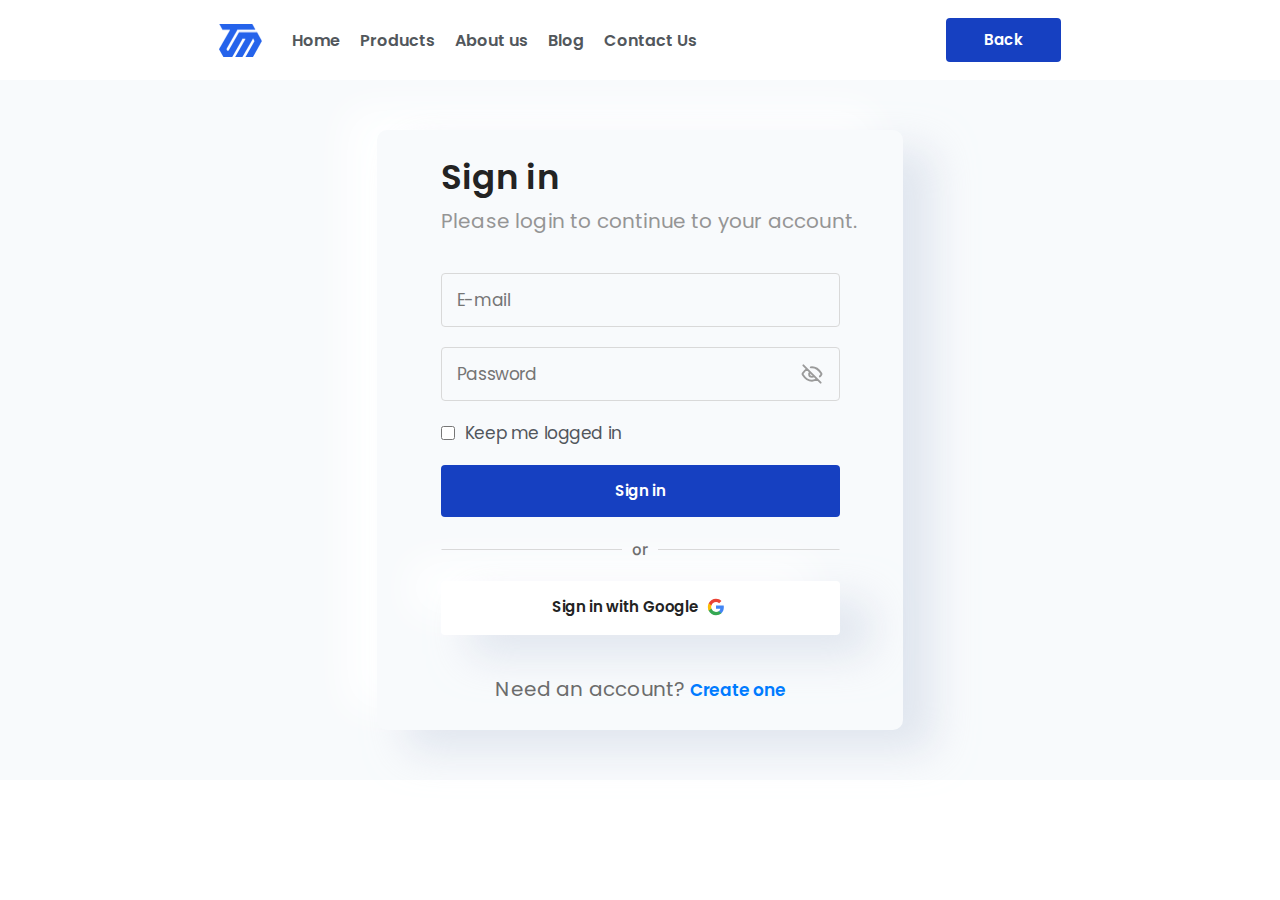
<file: sign-in.html>
<!DOCTYPE html>
<html lang="en">

<head>
    <meta charset="UTF-8">
    <meta name="viewport" content="width=device-width, initial-scale=1.0">
    <title>Document</title>
    <link rel="stylesheet" href="css/bootstrap.min.css">
    <script src="js/jQuerry.js"></script>
    <script src="js/Bootatrap.js"></script>
    <link rel="stylesheet" href="css/index.css">
  
</head>
<div class="main-frame">
    <header class="navbar4">
        <div class="left-side">
            <div class="techmejsta-logo-frame">
                <img class="techmejsta-logo-icon18" id="techmejstaLogoIcon" loading="lazy" alt=""
                    src="./public/techmejsta-logo1@2x.png" />
            </div>
            <nav class="nav-component-frame">
                <div class="component" id="component1Container">
                    <a href="/" class="link  ">Home</a>
                </div>
                <div class="component" id="component2Container">
                    <a href="products.html" class="link">Products</a>
                </div>
                <div class="component" id="component3Container">
                    <a href="about-us.html" class="link">About us</a>
                </div>
                <div class="component" id="component4Container">
                    <a href="blog.html" class="link">Blog</a>
                </div>
                <div class="component" id="component5Container">
                    <a href="contact-us.html" class="link">Contact Us</a>
                </div>
            </nav>
        </div>
        <div class="right-side">
            <button class="btn btn-go">
                <a href="index.html" class="primary11">Back</a></button>
        </div>
    </header>

    <section class="content-wrapper9">
        <div class="content96">
            <div class="sign-in-parent">
                <h1 class="sign-in1">Sign in</h1>
                <div class="please-login-to">
                    Please login to continue to your account.
                </div>
            </div>
            <form class="input-parent">
                <div class="input4">
                    <input class="e-mail" placeholder="E-mail" type="text" />
                </div>
                <div class="input5">
                    <input class="password" placeholder="Password" type="text" />

                    <img class="eye-off-icon" alt="" src="./public/eyeoff.svg" />
                </div>
                <div class="square-parent">
                    <input class="square" type="checkbox" />

                    <div class="keep-me-logged">Keep me logged in</div>
                </div>
                <button class="button25">
                    <div class="sign-in2">Sign in</div>
                </button>
                <div class="frame-parent28">
                    <div class="vector-wrapper2">
                        <img class="frame-child22" loading="lazy" alt="" src="./public/vector-11.svg" />
                    </div>
                    <div class="or ">or</div>
                    <div class="vector-wrapper3">
                        <img class="frame-child23" loading="lazy" alt="" src="./public/vector-21.svg" />
                    </div>
                </div>
                <button class="button26">
                    <div class="sign-in-with-google-wrapper">
                        <div class="sign-in-with">Sign in with Google</div>
                    </div>
                    <img class="plus-icon" alt="" src="./public/plus.svg" />
                </button>
            </form>
            <div class="need-an-account-create-one-wrapper">
                <div class="need-an-account-container" id="needAnAccount">
                    <span>
                        <span class="need-an-account">Need an account?</span>
                        <span class="span"> </span>
                    </span>

                    <span class="create-one"><a href="sign-up.html">Create one</a></span>
                </div>
            </div>
        </div>
    </section>


</div>
</body>

</html>
</file>
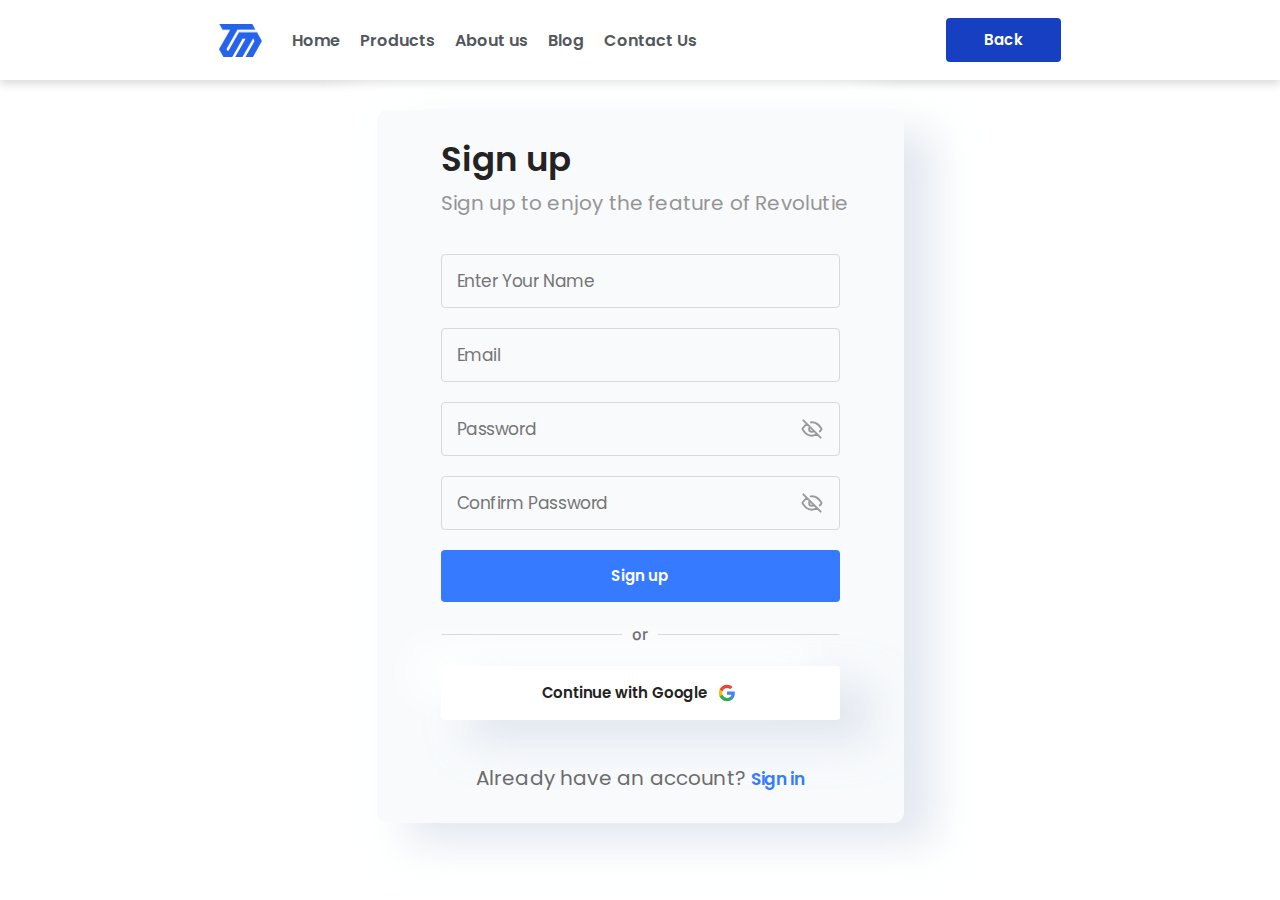
<file: sign-up.html>
<!DOCTYPE html>
<html lang="en">

<head>
    <meta charset="UTF-8">
    <meta name="viewport" content="width=device-width, initial-scale=1.0">
    <title>Document</title>
    <link rel="stylesheet" href="css/bootstrap.min.css">
    <script src="js/jQuerry.js"></script>
    <script src="js/Bootatrap.js"></script>
    <link rel="stylesheet" href="css/index.css">
 
</head>
<div class="main-frame">
    <header class="navbar4">
        <div class="left-side">
            <div class="techmejsta-logo-frame">
                <img class="techmejsta-logo-icon18" id="techmejstaLogoIcon" loading="lazy" alt=""
                    src="./public/techmejsta-logo1@2x.png" />
            </div>
            <nav class="nav-component-frame">
                <div class="component" id="component1Container">
                    <a href="/" class="link ">Home</a>
                </div>
                <div class="component" id="component2Container">
                    <a href="products.html" class="link">Products</a>
                </div>
                <div class="component" id="component3Container">
                    <a href="about-us.html" class="link">About us</a>
                </div>
                <div class="component" id="component4Container">
                    <a href="blog.html" class="link">Blog</a>
                </div>
                <div class="component" id="component5Container">
                    <a href="contact-us.html" class="link">Contact Us</a>
                </div>
            </nav>
        </div>
        <div class="right-side">
            <button class="btn btn-go">
                <a href="index.html" class="primary11">Back</a></button>
        </div>
    </header>

    <section class="content97">
        <div class="content98">
            <div class="signup-header">
                <h1 class="sign-up1">Sign up</h1>
                <div class="sign-up-to">
                    Sign up to enjoy the feature of Revolutie
                </div>
            </div>
            <form class="signup-form">
                <div class="input6">
                    <input class="enter-your-name" placeholder="Enter Your Name" type="text" />
                </div>
                <div class="input7">
                    <input class="email1" placeholder="Email" type="text" />
                </div>
                <div class="input8">
                    <input class="password1" placeholder="Password" type="text" />

                    <img class="eye-off-icon1" alt="" src="./public/eyeoff.svg" />
                </div>
                <div class="input9">
                    <input class="confirm-password" placeholder="Confirm Password" type="text" />

                    <img class="eye-off-icon2" alt="" src="./public/eyeoff.svg" />
                </div>
                <button class="button28">
                    <div class="sign-up2">Sign up</div>
                </button>
                <div class="divider30">
                    <div class="divider-icons">
                        <img class="icons" loading="lazy" alt="" src="./public/vector-11.svg" />
                    </div>
                    <div class="or1">or</div>
                    <div class="divider-icons1">
                        <img class="divider-icons-child" loading="lazy" alt="" src="./public/vector-21.svg" />
                    </div>
                </div>
                <div class="button29">
                    <div class="google-button">
                        <div class="continue-with-google">Continue with Google</div>
                    </div>
                    <img class="plus-icon1" loading="lazy" alt="" src="./public/plus.svg" />
                </div>
            </form>
            <div class="already-have-an-container" id="alreadyHaveAn">
                <span class="already-have-an">Already have an account? </span>
                <span class="sign-in3">Sign in</span>
            </div>
        </div>
    </section>


</div>

</body>

</html>
</file>
<file: css/index.css>
@import url('https://fonts.googleapis.com/css2?family=Montserrat:wght@400;500;600;700&display=swap');
@import url('https://fonts.googleapis.com/css2?family=Poppins:wght@400;500;600;700&display=swap');
@import url('https://fonts.googleapis.com/css2?family=Inter:wght@400;500;600;700&display=swap');
@import url('https://fonts.googleapis.com/css2?family=Pacifico&display=swap');

* {
	margin: 0;
	padding: 0;
	box-sizing: border-box;
	transition: all ease-in-out 0.5s;
}

body {
	margin: 0;
	padding: 0;
	line-height: normal;
	box-sizing: border-box;
}

:root {
	/* fonts */
	--font-montserrat: Montserrat;
	--body-15-body-3-semibold: Poppins;
	--semi-bold-161: Inter;
	--font-pacifico: Pacifico;

	/* font sizes */
	--font-size-sm: 14px;
	--semi-bold-16-size: 16px;
	--font-size-29xl: 48px;
	--font-size-10xl: 29px;
	--font-size-19xl: 38px;
	--body-15-body-3-semibold-size: 15px;
	--headline-20-headline-1-regular-size: 20px;
	--headline-24-headline-3-semibold-size: 24px;
	--font-size-lgi: 19px;
	--body-17-body-1-regular-size: 17px;
	--headline-34-headline-4-semibold-size: 34px;
	--font-size-8xl: 27px;
	--semi-bold-18-size: 18px;
	--font-size-45xl: 64px;
	--font-size-32xl: 51px;
	--font-size-13xl: 32px;
	--font-size-7xl: 26px;

	/* Colors */
	--white: #fff;
	--color-whitesmoke-100: #f8fafc;
	--color-whitesmoke-200: #f2f4f7;
	--gray-200: #eaecf0;
	--neutral-500: #64748b;
	--gray-500: #667085;
	--color-darkslategray-100: #333840;
	--color-darkslategray-200: #333;
	--color-darkslategray-300: #2b2d42;
	--blue-gray-900: #263238;
	--recommended-usage-border-disabled-states: #e8e8e8;
	--color-gainsboro-100: #e6e6e6;
	--gray-2001: #e4e4e7;
	--gray-300: #e0e0e0;
	--color-gainsboro-200: #d9d9d9;
	--gray-50: #fafafa;
	--gray-600: #757575;
	--black-100: #25282b;
	--color-gray-100: #232323;
	--color-gray-200: #212121;
	--color-gray-300: #181d26;
	--gray-900: #101828;
	--color-gray-400: #111;
	--base-02: #090914;
	--color-gray-500: rgba(255, 255, 255, 0);
	--color-gray-600: rgba(17, 17, 17, 0.6);
	--color-gray-700: rgba(253, 253, 253, 0.99);
	--color-royalblue-100: #367aff;
	--primary-100: #4263eb;
	--color-royalblue-200: #3d66e8;
	--primary-primary: #2463ec;
	--color-royalblue-300: #1d4ed8;
	--color-royalblue-400: rgba(61, 102, 232, 0.09);
	--color-midnightblue-100: #112f82;
	--color-dimgray-100: #6e7075;
	--color-dimgray-200: #6e6e6e;
	--color-dimgray-300: #6c6c6c;
	--color-dimgray-400: #595c5e;
	--color-dimgray-500: #4f5963;
	--recommended-usage-secondary-text: #52575c;
	--color-dimgray-600: rgba(89, 92, 94, 0.09);
	--color-dimgray-700: rgba(110, 112, 117, 0.09);
	--primary-2nd-primary: #1640c1;
	--black-primary: #000;
	--primary-50: #f9f5ff;
	--black-60: #a0a4a8;
	--gray-400: #a1a1aa;
	--color-darkgray-100: #9a9a9a;
	--color-darkgray-200: #959595;
	--primary-dark: #2445cd;
	--gray-4001: #bdbdbd;
	--color-lightgray: #cecece;

	--border: rgba(206, 206, 206, 1);
	/* Gaps */
	--gap-xl: 20px;
	--gap-11xl: 30px;
	--gap-29xl: 48px;
	--gap-5xs: 8px;
	--gap-xs: 12px;
	--gap-5xl: 24px;
	--gap-30xl: 49px;
	--gap-31xl: 50px;
	--gap-6xl: 25px;
	--gap-12xl-7: 31.7px;
	--gap-base: 16px;
	--gap-13xl: 32px;
	--gap-3xs: 10px;
	--gap-base-3: 15.3px;
	--gap-16xl: 35px;
	--gap-mid: 17px;
	--gap-21xl: 40px;
	--gap-11xl-9: 30.9px;
	--gap-mini: 15px;
	--gap-4xs: 9px;
	--gap-6xs-6: 6.6px;
	--gap-lg: 18px;
	--gap-24xl: 43px;
	--gap-2xl: 21px;
	--gap-480xl: 499px;
	--gap-43xl: 62px;
	--gap-106xl: 125px;
	--gap-230xl: 249px;
	--gap-10xl-9: 29.9px;
	--gap-11xs: 2px;
	--gap-81xl: 100px;
	--gap-77xl: 96px;
	--gap-26xl: 45px;
	--gap-14xl: 33px;
	--gap-lgi: 19px;

	/* Paddings */
	--padding-24xl: 43px;
	--padding-smi: 13px;
	--padding-29xl: 48px;
	--padding-5xl: 24px;
	--padding-12xs: 1px;
	--padding-xl: 20px;
	--padding-19xl-6: 38.6px;
	--padding-12xs-1: 0.1px;
	--padding-9xs: 4px;
	--padding-12xs-4: 0.4px;
	--padding-11xs: 2px;
	--padding-12xs-3: 0.3px;
	--padding-9xs-4: 3.4px;
	--padding-5xl-5: 24.5px;
	--padding-7xs: 6px;
	--padding-8xs: 5px;
	--padding-9xs-6: 3.6px;
	--padding-7xl: 26px;
	--padding-45xl: 64px;
	--padding-23xl: 42px;
	--padding-5xs: 8px;
	--padding-13xl: 32px;
	--padding-19xl: 38px;
	--padding-21xl: 40px;
	--padding-61xl: 80px;
	--padding-3xs: 10px;
	--padding-17xl: 36px;
	--padding-mini: 15px;
	--padding-base: 16px;
	--padding-58xl: 77px;
	--padding-21xl-7: 40.7px;
	--padding-sm: 14px;
	--padding-2xl: 21px;
	--padding-mid: 17px;
	--padding-lg: 18px;
	--padding-31xl: 50px;
	--padding-54xl: 73px;
	--padding-20xl: 39px;
	--padding-6xl: 25px;
	--padding-4xl: 23px;
	--padding-3xl: 22px;
	--padding-43xl: 62px;
	--padding-30xl: 49px;
	--padding-12xl: 31px;
	--padding-4xs: 9px;
	--padding-133xl: 152px;
	--padding-138xl-7: 157.7px;
	--padding-xs: 12px;
	--padding-11xl: 30px;
	--padding-smi-5: 12.5px;
	--padding-51xl: 70px;
	--padding-8xs-4: 4.4px;
	--padding-15xl: 34px;
	--padding-2xs: 11px;
	--padding-6xs: 7px;
	--padding-44xl: 63px;
	--padding-27xl-2: 46.2px;
	--padding-135xl: 154px;
	--padding-25xl: 44px;
	--padding-72xl: 91px;
	--padding-81xl: 100px;
	--padding-32xl: 51px;
	--padding-70xl: 89px;
	--padding-99xl: 118px;
	--padding-93xl: 112px;
	--padding-749xl: 768px;
	--padding-173xl: 192px;
	--padding-9xl: 28px;
	--padding-365xl: 384px;
	--padding-37xl: 56px;
	--padding-33xl: 52px;
	--padding-10xs: 3px;
	--padding-39xl: 58px;
	--padding-117xl: 136px;
	--padding-56xl: 75px;
	--padding-10xl: 29px;
	--padding-102xl: 121px;
	--padding-59xl: 78px;
	--padding-27xl: 46px;

	/* Border radiuses */
	--br-21xl: 40px;
	--br-80xl: 99px;
	--br-xl: 20px;
	--br-9xs: 4px;
	--br-181xl: 200px;
	--br-27xl: 46px;
	--br-mini: 15px;
	--br-64xl: 83px;
	--br-6xl: 25px;
	--br-39xl-4: 58.4px;
	--br-2xs: 11px;
	--br-3xs: 10px;
	--br-base: 16px;
	--br-2xl: 21px;
	--br-9xl: 28px;
	--br-11xs: 2px;
	--br-sm: 14px;
	--br-xs: 12px;
	--br-36xl: 55px;
	--br-6xl-8: 25.8px;

	/* Effects */
	--shadow-3xl: 0px 32px 64px -12px rgba(16, 24, 40, 0.14);
	--shadow-dark-500-20: 0px 4px 6px -1px rgba(33, 33, 33, 0.2),
		0px 2px 4px -2px rgba(33, 33, 33, 0.2);
}

/* index  */
.navbar4 {
	align-items: stretch;
	display: flex;
	flex-direction: row;
	box-shadow: 0px 4px 8.9px 0px rgba(0, 0, 0, 0.15);
	background-color: var(--white);
	justify-content: center;
	padding: var(--padding-lg) var(--padding-xl);
	box-sizing: border-box;
	gap: 600px;
	top: 0;
	z-index: 99;
	max-width: 100%;
	font-size: var(--semi-bold-16-size);
	color: var(--recommended-usage-secondary-text);
	font-family: var(--body-15-body-3-semibold);


}

.nav-component-frame {
	display: flex;
	align-items: center;
	justify-content: space-between;
	gap: var(--gap-xl);
}

.techmejsta-logo-icon18 {
	height: 33px;
	width: 43px;
	position: relative;
	object-fit: cover;
}

.left-side {
	gap: var(--gap-11xl);
	display: flex;
	align-items: center;
	justify-content: flex-start;
}

.link {
	color: var(--recommended-usage-secondary-text);
	font-weight: 600;
}

.link:hover {
	color: var(--recommended-usage-secondary-text);
}

.component .link {
	color: var(--recommended-usage-secondary-text);
	font-weight: 600;
}

.component .link.active {
	color: var(--primary-primary);
}

a {
	text-decoration: none;
}

a:hover {
	text-decoration: none;
}

.btn-go {
	cursor: pointer;
	border: 0;
	padding: var(--padding-3xs) var(--padding-19xl);
	background-color: var(--primary-2nd-primary);
	border-radius: var(--br-9xs);
	justify-content: flex-start;
}

.primary11 {
	text-decoration: none;
	position: relative;
	font-size: var(--body-15-body-3-semibold-size);
	letter-spacing: -0.36px;
	line-height: 20px;
	font-weight: 600;
	font-family: var(--body-15-body-3-semibold);
	color: var(--white);
}

.primary11:hover {
	color: white;
}

.carousel-inner {
	height: 100vh;
	width: 100%;
	/* Adjust the height as needed */
}

.carousel-item {
	height: 100%;
	background-size: cover;
	background-position: center;

}

.carousel-indicators li {
	height: 6px;
	width: 6px;
	border-radius: 50%;
	background-color: white;
}

.carousel-indicators .active {
	height: 6px;
	width: 6px;
	transition: all ease-in-out 1s;
	width: 32px;
	border-radius: 25px;
	background-color: #fff;
}


.component-71 {
	padding: var(--padding-5xl);
	display: flex;
	align-items: center;
	gap: var(--gap-11xl);
	opacity: 0.6;
	overflow: hidden;
	mask-image: linear-gradient(to right, rgba(0, 0, 0, 0) 0%, rgb(0, 0, 0) 12.5%, rgb(0, 0, 0) 87.5%, rgba(0, 0, 0, 0) 100%);
}

.tallyflow-group {
	display: flex;
	align-items: center;
	gap: var(--gap-11xl);
	flex-flow: row;
	flex: none;
	display: flex;
	justify-content: flex-start;
	align-items: center;
	animation: anim 50s linear infinite;
	animation-play-state: running;
}

.tallyflow-group h2 {
	font-weight: 900;
	color: black;
}

.tallyflow-group img {
	width: 43px;
	height: auto;
}

.frame-1-content {
	padding: var(--padding-33xl) var(--padding-xl);
}

@keyframes anim {
	0% {
		transform: translateX(0%);
	}

	100% {
		transform: translateX(-100%);
	}
}


.content-frame {
	display: flex;
	align-items: center;
	gap: var(--gap-3xs);
	backdrop-filter: blur(10px);
	border-radius: var(--br-2xl);
	background-color: var(--white);
	border: 1px solid var(--primary-2nd-primary);
	overflow: hidden;
	flex-direction: row;
	padding: var(--padding-5xs) var(--padding-smi);
	text-align: center;
}

.content-frame .content-fram-image {
	border-radius: 50%;
	background-color: var(--primary-primary);
	width: 28px;
	height: 28px;
	color: white;
	position: relative;
}

.content-fram-image .techmejsta-logo-icon19 {
	width: 17px;
	position: absolute;
	top: 8px;
	left: 6px;
}

.content-frame .welcome-to-techmajesta {
	letter-spacing: 0.28px;
	line-height: 21px;
	font-size: 18px;
	color: var(--primary-primary);
	font-weight: 500;
}

.padding-10 {
	padding: 99px var(--padding-61xl) 20.5px 111px;
}

.content-task {
	display: flex;
	flex-direction: column;
	gap: 20px;
	justify-content: start;
	align-items: flex-start;
}

.hny-title {
	margin: 0;
	align-self: stretch;
	position: relative;
	font-size: var(--font-size-45xl);
	line-height: 70.4px;
	font-weight: 700;
	font-family: inherit;
	color: var(--primary-primary);
}

.hny-black {
	font-size: var(--headline-20-headline-1-regular-size);
	letter-spacing: 0.18px;
	line-height: 24px;
	color: #000000;
}


.hny-para {
	font-size: var(--headline-20-headline-1-regular-size);
	letter-spacing: 0.18px;
	line-height: 26px;
	color: var(--recommended-usage-secondary-text);
}

.button-learn {
	padding: var(--padding-3xs) var(--padding-20xl);
	background-color: var(--primary-2nd-primary);
	border-radius: var(--br-9xs);
	font-size: var(--body-15-body-3-semibold-size);
	letter-spacing: -0.36px;
	line-height: 20px;
	font-weight: 600;
	font-family: var(--body-15-body-3-semibold);
	color: var(--white);
	text-align: center;
}

.button-demo {
	cursor: pointer;
	border: 1px solid var(--black-60);
	padding: var(--padding-5xs) var(--padding-sm);
	background-color: transparent;
	border-radius: var(--br-9xs);
	text-decoration: none;
	font-size: var(--body-15-body-3-semibold-size);
	letter-spacing: -0.36px;
	line-height: 20px;
	font-weight: 600;
	font-family: var(--body-15-body-3-semibold);
	text-align: center;
}

.btn:active {
	box-shadow: none;
}

.content74 {
	display: flex;
	align-items: start;
	flex-direction: column;
	justify-content: start;
	gap: 10px;
	overflow: hidden
}

@keyframes linear-rotation {
	from {
		transform: rotate(0deg);
	}

	to {
		transform: rotate(360deg);
	}
}

.r-component-ig-rotate {
	animation: linear-rotation 5s linear infinite;
}

.heading14 {
	color: var(--primary-primary);
	margin: 0;
	font-size: 34px;
	font-size: var(--headline-34-headline-4-semibold-size);
	letter-spacing: 0.3px;
	line-height: 40px;
	font-weight: 600;
	font-family: inherit;
}

.supporting-text19 {
	font-size: var(--headline-20-headline-1-regular-size);
	letter-spacing: 0.18px;
	line-height: 24px;
	color: var(--recommended-usage-secondary-text);
	text-align: justify;
}

.r-img-components {
	position: relative;
	width: 100%;
	height: auto;
	text-align: center;
}


/* Positioning for the techmagesta logo */
.rotate-techmagesta {
	position: absolute;

}

@keyframes rotateCounterClockwise {
	from {
		transform: rotate(0deg);
	}

	to {
		transform: rotate(-360deg);
	}
}

.outer-rotate {
	width: 450px;
	position: absolute;
	top: 0px;
	left: 0px;
	animation: rotateCounterClockwise 10s linear infinite;
}

/* Animation for rotating the inner image clockwise */
@keyframes rotateClockwise {
	from {
		transform: rotate(0deg);
	}

	to {
		transform: rotate(360deg);
	}
}

.inner-rotate {
	/* height: 400px; */
	width: 400px;
	top: 0px;
	left: 0px;
	position: absolute;
	animation: rotateClockwise 10s linear infinite;
}

.frame-2 {
	background-color: var(--color-whitesmoke-100);
	overflow: hidden;
	justify-content: center;
	padding: var(--padding-sm) var(--padding-xl);
	box-sizing: border-box;
	text-align: center;
	font-size: var(--headline-34-headline-4-semibold-size);
	color: var(--primary-primary);
	font-family: var(--body-15-body-3-semibold);
}

.badge1 {
	display: flex;
	align-items: center;
	justify-content: center;
	flex-direction: row;
	border-radius: var(--br-xs);
	cursor: pointer;
}


.number {
	border-radius: var(--br-36xl);
	border: 1px solid var(--primary-2nd-primary);
	padding: var(--padding-10xs) var(--padding-sm);
	white-space: nowrap;
	font-weight: 500;
	font-family: var(--body-15-body-3-semibold);
	font-size: var(--semi-bold-18-size);
}

.heading15 {
	font-size: var(--headline-34-headline-4-semibold-size);
	letter-spacing: 0.3px;
	line-height: 40px;
	font-weight: 600;
	font-family: inherit;
	color: var(--black-primary);
}

.frame-components {}

/* Custom Row and Column Styling */
.custom-row {
	margin: 0;
}

.custom-col {
	display: flex;
	flex-direction: column;
	padding: 15px;
	align-items: center;
	/* Add some padding for better spacing */
}


.component-9 {
	width: 575px;
	margin: 0 !important;
	border-radius: var(--br-xl);
	background-color: var(--white);
	border: 1px solid var(--border);
	box-sizing: border-box;
	display: flex;
	flex-direction: column;
	justify-content: space-between;
	padding: var(--padding-4xl) var(--padding-7xl);
	flex-grow: 1;
	position: relative;
	overflow: hidden;
}

.component-9:hover {
	border: none;
	box-shadow: -30px -20px 30px 0px rgba(255, 255, 255, 1), 30px 20px 40px 0px rgba(209, 217, 230, 0.6);

}

.content-popuop {
	position: absolute;
	top: 100%;
	left: 0%;
	background: rgba(36, 99, 236, 1);
	z-index: 100;
	width: 100%;
	height: 100%;
	display: flex;
	align-items: center;
	flex-direction: column;
	gap: 30px;
	padding: 40px 30px;
	transition: all ease-in-out 0.7s;
}

.content-popuop h2 {
	color: white;
}

.content-popuop.active {
	top: 0%;
	transition: all ease-in-out 0.7s;
}

/* Animated Border */

/* .component-9::before {
  content: '';
  position: absolute;
  background: #0033A0;
  width: 101%;
  height: 101%;
  top: 0px;
  left: 0px;
  animation: animate-border 2s linear infinite;
  z-index: 1;

  transition: opacity 0.3s ease;
}

.comonent::before {
  content: '';
  position: absolute;
  width: 100%;
  height: 100%;
  top: 0px;
  left: 0px;

  z-index: -1;

  transition: opacity 0.3s ease;
  z-index: 2;
  background-color: white
}

.component-9:hover {
  border: none;
  transition: all ease-in-out 0.3s;
  box-shadow: -30px -20px 40px 0px rgba(255, 255, 255, 1) 30px 20px 40px 0px rgba(209, 217, 230, 0.6);
} */

.bx {
	box-shadow: -30px -20px 40px 0px rgba(255, 255, 255, 1) 30px 20px 40px 0px rgba(209, 217, 230, 0.6);

}

.component-9:hover::before,
.component-9:hover::after {
	opacity: 1;
}

@keyframes animate-border {
	0% {
		transform: rotate(0deg);
	}

	100% {
		transform: rotate(360deg);
	}
}

/* List Styling */
.list {
	display: flex;
	flex-direction: column;
	justify-content: space-between;
	flex-grow: 1;

}

/* User Parent and Icons */
.user-parent {
	width: 100%;
	height: 329px;
	position: relative;
}

.user-icon,
.user-icon1 {
	width: 406px;
	height: 289px;
	position: absolute;
	z-index: 2;
	top: 40px;
	left: calc(50% - 135.5px);
	border-radius: var(--br-3xs);
	object-fit: cover;
}

.user-icon1 {
	top: 0;
	left: calc(50% - 270.5px);
	z-index: 2;
}

.wrapper-user {
	width: 406px;
	height: 289px;
	display: flex;
	align-items: center;
	justify-content: center;
	position: absolute;
	top: 18px;
	left: calc(50% - 199.5px);
	border-radius: var(--br-3xs);
	z-index: 2;
}

.user-icon2 {
	width: 100%;
	height: 100%;
	object-fit: contain;
	position: absolute;
	top: 4px;
	left: 0;
	transform: scale(1.151);
	z-index: 3;
}

/* Info Styling */
.info10 {
	display: flex;
	align-items: flex-start;
	justify-content: flex-start;
	flex-direction: row;
	padding: 0 var(--padding-base);
	box-sizing: border-box;
	max-width: 100%;
	align-self: stretch;
}

.header-parent {
	display: flex;
	flex-direction: column;
	align-items: flex-start;
	justify-content: flex-start;
	max-width: 100%;
	gap: var(--gap-5xl);
}

.header1 {
	display: flex;
	align-items: flex-start;
	justify-content: center;
	flex-direction: row;
	padding: 0 var(--padding-xl);
	align-self: stretch;
}

.icon2 {
	display: flex;
	align-items: flex-start;
	justify-content: center;
	flex-direction: row;
	height: 70px;
	padding: 0 var(--padding-xl);
	box-sizing: border-box;
	align-self: stretch;
	cursor: pointer;
	position: relative;
	z-index: 1000;
}

.circle {
	display: flex;
	flex-direction: row;
	align-items: flex-start;
	justify-content: flex-start;
	width: 70px;
	gap: var(--gap-3xs);
	position: relative;
	align-self: stretch;
}

.shape {
	flex: 1;
	border-radius: 50%;
	background-color: var(--primary-primary);
	align-self: stretch;
	position: relative;
}

.vector-icon8 {
	width: 53.57%;
	height: 53.57%;
	position: absolute;
	top: 22.86%;
	right: 23.57%;
	bottom: 23.57%;
	left: 22.86%;
	max-width: 100%;
	max-height: 100%;
	overflow: hidden;
	z-index: 1;
}

.content-popuop-2 {
	position: absolute;
	top: 0%;
	left: 0%;
	backdrop-filter: blur(9.6px);
	background: linear-gradient(0deg, #1640c1, rgba(22, 64, 193, 0.5) 50%, rgba(22, 64, 193, 0.25) 75%, rgba(22, 64, 193, 0));
	z-index: 100;
	width: 100%;
	height: 100%;
	display: flex;
	align-items: center;
	justify-content: end;
	flex-direction: column;
	gap: 30px;
	padding: 40px 30px;
	transition: all ease-in-out 0.7s;
}

.icon-z {
	z-index: 2;
}

.is {
	top: 33px;
	height: 276px;
}

.content-popuop-2 h2 {
	font-family: Pacifico;
	font-size: 64px;
	font-weight: 400;
	line-height: 62px;
	letter-spacing: 0.4000000059604645px;
	text-align: center;
	color: white;
}

.Features-frame {
	display: flex;
	flex-direction: column;
	text-align: center;
	background-color: var(--color-whitesmoke-100);
	align-self: stretch;
	background-color: var(--color-whitesmoke-100);
	overflow: hidden;
	justify-content: center;

	font-size: var(--headline-34-headline-4-semibold-size);
	color: var(--primary-primary);
	font-family: var(--body-15-body-3-semibold);
}

.frame-client {
	display: flex;
	flex-direction: column;
	text-align: center;
	background-color: var(--color-whitesmoke-100);
	align-self: stretch;
}

.container-padding .row {
	padding-left: 180px;
}

.items {
	display: flex;
	align-items: start;
	/* justify-content: center; */
	text-align: left;
	flex-direction: column;
}

.so-image {
	position: relative;
	height: 540px;
	width: 600px;

}

.ab-image {
	width: 100%;
	heigh: 100%;
	border-radius: 10.18px 0px 0px 0px;
	opacity: 0px;
	top: 0px;
	left: 110px;
	position: absolute;
}

.ab-image-2 {
	width: 100%;
	heigh: 100%;
	border-radius: 10.18px 0px 0px 0px;
	opacity: 0px;
	top: 0px;
	left: -181px;

	position: absolute;
}


.client-frame {
	display: flex;
	flex-direction: column;
	text-align: center;
	background-color: var(--color-whitesmoke-100);
	align-self: stretch;
	background-color: var(--color-whitesmoke-100);
	overflow: hidden;
	justify-content: center;
	padding: var(--padding-21xl) 158px var(--padding-21xl) var(--padding-135xl);
	font-size: var(--headline-34-headline-4-semibold-size);
	color: var(--primary-primary);
	font-family: var(--body-15-body-3-semibold);
}

.logos {
	display: flex;
	/* flex-direction: row; */
	flex-wrap: wrap;
	align-items: flex-start;
	justify-content: space-around;
	gap: var(--gap-30xl);
	align-self: stretch;
	max-width: 100%;
	flex-wrap: wrap;
}


.hide {
	display: none;
	transition: all ease-in-out 0.7s;
}

.clients {
	flex: 0.932;
	box-shadow: 30px 20px 40px rgba(209, 217, 230, 0.6), -30px -20px 40px #fff;
	border-radius: var(--br-xl);
	background-color: var(--color-whitesmoke-100);
	display: flex;
	flex-direction: column;
	align-items: center;
	justify-content: center;
	padding: var(--padding-32xl) var(--padding-54xl);
	box-sizing: border-box;
	min-width: 268px;
}

.techmagesta-minds {
	display: flex;
	flex-direction: column;
	text-align: center;
	background-color: var(--color-whitesmoke-100);
	align-self: stretch;

	overflow: hidden;
	justify-content: center;
	font-size: var(--headline-34-headline-4-semibold-size);
	color: var(--primary-primary);
	font-family: var(--body-15-body-3-semibold);
	padding: var(--padding-32xl) var(--padding-54xl);
}

.team {
	lign-self: stretch;
	display: flex;
	justify-content: center;
	flex-wrap: wrap;
	/* padding: 100px; */
	gap: var(--gap-106xl);
}

.team-member {
	box-shadow: 30px 20px 40px rgba(209, 217, 230, 0.6), -30px -20px 30px #fff;
	border-radius: var(--br-3xs);
	background-color: var(--color-whitesmoke-100);
	display: flex;
	align-items: center;
	justify-content: center;
	flex-direction: column;
	padding: 0 var(--padding-base);
}

.team-name {
	font-family: Poppins;
	font-size: 20px;
	font-weight: 600;
	line-height: 32px;
	text-align: left;
	text-align: center;
	color: black;
}

.team-position {
	font-family: Poppins;
	font-size: 16px;
	font-weight: 400;
	line-height: 25.6px;
	text-align: left;
	color: black;
}

.team img {
	width: 170px;
	height: auto;
}

.testimonial-frame {
	display: flex;
	flex-direction: column;
	text-align: center;
	background-color: var(--white);
	align-self: stretch;
	overflow: hidden;
	justify-content: center;
	font-size: var(--headline-34-headline-4-semibold-size);
	color: var(--primary-primary);
	font-family: var(--body-15-body-3-semibold);
	padding: var(--padding-21xl) var(--padding-58xl) var(--padding-21xl-7);
}

.card-img {
	width: 100%;
	height: 100%;
	object-fit: cover;

}

.card-body p {
	font-family: Poppins;
	font-size: 18px;
	font-weight: 500;
	line-height: 28px;
	text-align: left;
}


.carousel-control-prev {
	right: 50px;

}

.carousel-control-prev {
	left: auto;

}

.custom-carousel-control {
	width: auto;

	position: absolute;
	top: 260px;
	opacity: 1;

}

.custom-icon {
	background-color: blue;
	padding: 0px 10px;

}

.custom-icon-next {
	border-radius: 0px 36px 34px 0px;

}

.custom-icon-prev {
	border-radius: 36px 0px 0px 34px;
}


.ask-Question {
	display: flex;
	flex-direction: column;
	text-align: center;
	background-color: var(--color-whitesmoke-100);
	align-self: stretch;
	overflow: hidden;
	justify-content: center;
	font-size: var(--headline-34-headline-4-semibold-size);
	color: var(--primary-primary);
	font-family: var(--body-15-body-3-semibold);
	padding: var(--padding-32xl) var(--padding-54xl);

}

.accordion {
	background-color: transparent;
	color: black;
	cursor: pointer;
	width: 100%;
	border: none;
	text-align: left;
	font-size: 20px;
	font-weight: 500;
	transition: 0.4s;
}

.accordion .active,
.accordion:hover {
	background-color: transparent;
}

.accordion:after {
	content: '\002B';
	color: var(--primary-primary);
	font-size: 26px;
	float: right;
	margin-left: 5px;
}

.accordion.active:after {
	content: "\2212";
}

.panel {
	padding: 0 6px;
	background-color: transparent;
	max-height: 0;
	overflow: hidden;
	transition: max-height 0.2s ease-out;
}

.panel p {
	text-align: left;
	font-size: var(--body-17-body-1-regular-size);
	letter-spacing: -0.41px;
	color: var(--recommended-usage-secondary-text);
}

.touch-box-frame {
	align-self: stretch;
	box-shadow: 30px 20px 40px rgba(209, 217, 230, 0.6), -30px -20px 30px #fff;
	border-radius: var(--br-xl);
	background-color: var(--color-whitesmoke-100);
	display: flex;
	flex-direction: column;
	align-items: center;
	justify-content: flex-start;
	padding: var(--padding-13xl) var(--padding-xl);
	box-sizing: border-box;
	gap: var(--gap-13xl);
	max-width: 100%;
	text-align: center;
	font-size: var(--headline-24-headline-3-semibold-size);
}

.image-frame {

	display: flex;
	flex-direction: row;
	align-items: flex-start;
	justify-content: center;
	max-width: 100%;
}

.avatar-group4 {
	height: 56px;
	width: 120px;
	position: relative;
}


.avatar-icon12 {
	position: absolute;
	top: 8px;
	left: 0;
	border-radius: var(--br-181xl);
	width: 48px;
	height: 48px;
	object-fit: contain;
}

.avatar-icon13 {
	position: absolute;
	top: 8px;
	left: 72px;
	border-radius: var(--br-181xl);
	width: 48px;
	height: 48px;
	object-fit: contain;
}

.avatar-icon14 {
	height: 100%;
	top: 0;
	bottom: 0;
	left: 32px;
	max-height: 100%;
	width: 56px;
	object-fit: cover;
	z-index: 1;
}

.community-text h3 {
	margin: 10px 0px;
	font-size: inherit;
	letter-spacing: 0.2px;
	line-height: 28px;
	font-weight: 600;
	font-family: inherit;
	color: black;
}

.community-text p {
	font-size: var(--headline-20-headline-1-regular-size);
	letter-spacing: 0.18px;
	line-height: 24px;
	color: var(--recommended-usage-secondary-text);
}

.cta8 {
	padding: 100px 0px 50px 0px;
	background-color: var(--primary-primary);
	display: flex;
	flex-direction: column;
	align-items: center;
	max-width: 100%;
	text-align: center;
	/* font-size: var(--font-size-29xl); */
}

.cta8 h2 {
	color: white;
	font-size: var(--font-size-29xl);
}

.email-container {
	margin: 20px 0px;
	display: flex;
	align-items: center;
	background-color: #0033A0;
	border-radius: 50px;
	padding: 8px;
	box-shadow: 0 4px 8px rgba(0, 0, 0, 0.2);
}

.email-container input {
	border: none;
	width: 400px;
	outline: none;
	padding: 13px;
	background-color: #0033A0;
	border-radius: 50px;
	margin-right: 10px;
	font-size: 16px;
	color: white;
}

.email-container input::placeholder {
	color: white;
	font-size: 18px;
}

.email-container button {
	background-color: white;
	border: none;
	color: var(--primary-primary);
	padding: 10px 40px;
	border-radius: 20px;
	font-size: 16px;
	cursor: pointer;
	font-weight: 600;
	font-size: 16px;
}

@media (max-width: 1425px) {
	.navbar4 {
		gap: var(--gap-230xl);
	}

	.frame-components .padding-10 {
		padding: 20px;
	}

	.component-9 {
		width: 480px;
	}

	.wrapper-user {
		width: 357px;
		height: 271px;
		left: calc(50% - 178.5px);
		border-radius: var(--br-3xs);

	}

	.user-parent {}

	.user-icon {
		width: 384px;
		height: 271px;
		position: absolute;
		z-index: 2;
		top: 40px;
		left: calc(50% - 161.5px);
		border-radius: var(--br-3xs);
		object-fit: cover;
	}

	.user-icon1 {
		width: 333px;
		height: 235px;
		left: calc(50% - 221.5px);
	}


}

@media screen and (max-width:1024px) {
	.hny-title {
		font-size: 48px;
		line-height: 55px;
	}

	.frame-components .padding-10 {
		padding: 20px;
	}

	.container-padding .row {
		padding-left: 10px;
	}
}

@media screen and (max-width: 900px) {

	.padding-10 {
		padding: var(--padding-xl);
	}

	.navbar4 .nav-component-frame {
		display: none;
	}

	.navbar4 {
		gap: 499px;
	}

	.so-image {
		height: 500px;
	}

	.ab-image {
		left: 170px;
	}


	.client-frame {
		padding: 20px 20px;
	}

	.cta8 h2 {
		font-size: var(--font-size-19xl);
		line-height: 45px;
		font-weight: 700;
	}

	.email-container input {
		width: 400px;
	}

	.email-container button {
		padding: 10px 30px;
	}

	.team {
		gap: 100px;
	}

}

@media screen and (max-width: 768px) {
	.navbar4 {
		gap: 370px;
	}

	.techmagesta-minds {
		padding: 10px;
	}

	.testimonial-frame {
		padding: 50px 30px;
	}

	.custom-carousel-control {
		top: 686px;

	}
}


@media screen and (max-width: 603px) {

	.navbar4 {
		gap: 230px;
	}

	.frame-1-content {
		padding: 20px;
	}

	.carousel-inner {
		height: 100vh;
	}

	.content-task {
		display: flex;
		flex-direction: column;
		gap: 10px;
	}


	.hny-title {
		font-size: var(--font-size-19xl);
		line-height: 42px;
	}

	.container-padding .row {
		padding: 0px;
	}

	.so-image {

		height: 408px;
	}

	.ab-image {
		left: 50px;
	}

	.ab-image-2 {
		left: -90px;
	}

	.team {
		gap: 40px;
	}

	.content-popuop .content-popuop-2 {
		padding: 10px;
	}

	.techmagesta-minds {
		padding: 10px;
	}

	.testimonial-frame {
		padding: var(--padding-19xl);
	}

	.email-container input {
		width: 350px;
	}

	.ask-Question {
		padding: var(--padding-11xl);
	}

	.custom-carousel-control {
		top: 607px;
		opacity: 1;
	}
}

@media screen and (max-width: 450px) {
	.button-parent button {
		margin-bottom: 10px;
		width: 100%;
	}

	.content-task {
		display: flex;
		flex-direction: column;
		gap: 20px;
	}

	.hny-title {
		font-size: var(--font-size-19xl);
		line-height: 42px;
	}

	.heading14 {
		font-size: var(--headline-20-headline-1-regular-size);
		line-height: 24px;
	}

	.heading15 {
		padding: 0px 3px;
		font-size: var(--headline-20-headline-1-regular-size);
		line-height: 24px;
	}

	.hny-para {
		font-size: var(--semi-bold-16-size);
		line-height: 19px;
	}

	.supporting-text19 {
		font-size: var(--semi-bold-16-size);
		line-height: 19px;
	}


	.content-popuop .content-popuop-2 {
		padding: 10px;
	}

	.navbar4 .nav-component-frame {
		display: none;
	}

	.navbar4 {
		gap: 110px;
	}


	.custom-carousel-control {
		top: 607px;
		opacity: 1;
	}

	.component-9 {
		width: 400px;
	}

	.wrapper-user {
		height: 233px;
		left: calc(50% - 178.5px);
		border-radius: var(--br-3xs);
	}

	.is {
		height: 207px;
	}

	.user-parent {
		height: 300px;
	}

	.user-icon {
		width: 300px;
		height: auto;
		position: absolute;
		z-index: 2;
		top: 40px;
		left: calc(50% - 112.5px);
		border-radius: var(--br-3xs);
		object-fit: cover;
	}

	.user-icon1 {
		height: 235px;
		left: calc(50% - 188.5px);
	}

	.so-image {
		/* position: unset; */
		height: 321px;

	}

	.testimonial-frame {
		padding: var(--padding-mini);
	}

	.ask-Question {
		padding: var(--gap-xl);
	}

	.email-container input {
		width: 200px;
	}

	.email-container button {
		padding: 10px 30px;
	}

	.cta8 {
		padding: 30px 0px 30px 0px;
	}

	.cta8 h2 {
		font-size: var(--font-size-10xl);
	}

}

@media screen and (max-width:360px) {
	.btn-go {
		padding: 10px 15px;
	}

	.email-container input {
		width: 150px;
	}

	.component-9 {
		width: 327px;
	}

	.wrapper-user {
		height: 156px;
		left: calc(50% - 173.5px);
		border-radius: var(--br-3xs);
	}

	.is {
		height: 160px;
	}

	.content-popuop {
		padding: 10px;
		gap: 10px;
	}

	.header-parent {
		gap: var(--gap-xs);
	}

	.user-parent {
		height: 227px;
	}

	.user-icon {
		width: 252px;
		opacity: 1;
	}

	.user-icon1 {
		height: 179px;
		width: 251px;
		left: calc(50% - 137.5px);
		opacity: 1;
	}
}

@media screen and (max-width:320px) {
	.component-9 {
		width: 285px;
	}

}

/* index  */




/* products page */



.product-c {
    display: flex;
    flex-direction: column;
    align-items: flex-start;
    gap: 20px;
    padding-top: 100px;
    padding-bottom: 30px;
    justify-content: flex-start;
    font-family: var(--body-15-body-3-semibold);
}


.input-content {
    display: flex;
    justify-content: space-between;
    background-color: white;
    border: 2px solid rgba(161, 161, 170, 1);
    background: rgba(250, 250, 250, 1);
    padding: 4px 5px;
    border-radius: 36px;
    width: 400px;
    margin-bottom: 10px;
    align-items: center;
}

.input-content .content-form {
    height: 100%;
    outline: none;
    border: none;
    font-size: 16px;
}

.get-free-demo::placeholder {
    color: #333;
    font-size: 16px;
}

.input-content .get-free-demo {
    background-color: blue;
    color: white;
    font: 500;
    padding: 10px 15px;
    gap: 10px;
    border-radius: 36px;
    opacity: 0px;

}

.products-second-frame {
    display: flex;
    flex-direction: column;
    align-items: center;
    justify-content: center;
    align-self: stretch;
    padding: 60px var(--padding-31xl);
    background-color: var(--color-whitesmoke-100);
    text-align: center;
    font-size: var(--body-15-body-3-semibold-size);
    font-family: var(--body-15-body-3-semibold);
}

.relative-img {
    position: relative;
}

.absolute-img {
    position: absolute;
    bottom: 0px;
    left: -70px;
}

.card-content .row {
    position: relative;
}

.card-content .row .col-lg-4 {
    display: flex;
    align-items: center;
    flex-direction: column;
    gap: 24px;
    padding: 30px;
    text-align: center;
    justify-content: center;
}

.card-content .row .col-lg-4 h5 {
    color: blue;
    font-weight: 600;
}

.first-line {
    position: absolute;
    top: 370px;
    left: 0px;
    width: 1200px;
    height: 1px;
    /* transform: rotate(90deg); */
    background-color: rgba(228, 228, 231, 1);
}

.second-line {
    position: absolute;
    top: 0px;
    left: 385px;
    height: 700px;
    width: 1px;
    background-color: rgba(228, 228, 231, 1);

}

.third-line {
    position: absolute;
    top: 0px;
    left: 760px;
    height: 700px;
    width: 1px;
    background-color: rgba(228, 228, 231, 1);
    /* transform: rotate(90deg); */
}

.feedback-section {
    display: flex;
    justify-content: center;
    align-items: center;
    flex-direction: column;
    padding: 60 74px var(--padding-31xl) var(--padding-54xl);
    box-sizing: border-box;
    flex-shrink: 0;
    text-align: center;
    font-size: var(--headline-34-headline-4-semibold-size);
    color: var(--base-02);
    font-family: var(--body-15-body-3-semibold);
    padding: 100px 40px;
}

.feedback-list {
    background-color: var(--color-whitesmoke-100);
    display: flex;
    flex-direction: column;
    align-items: center;
    gap: 10px;
    justify-content: start;
    text-align: start;
    padding: 20px 20px;
    border-radius: 10px;
}

.feedback-points h3 {
    padding: 10px 20px;
    font-size: var(--headline-24-headline-3-semibold-size);
}

.feedback-section .feedback-list img {
    width: 400px;
    height: 400px;
    object-fit: cover;
    border-radius: 10px;
}


@media screen and (max-width:900px) {
    .absolute-img {
        display: none;
    }

    .first-line {
        display: none;
    }

    .second-line {

        display: none;
    }

    .third-line {
        display: none;
    }

    .feedback-section {
        padding: 10px;
    }

    .make-quick-fixes-container {
        font-size: 20px;
    }

    .feedback-points h3 {
        padding: 10px 20px;
        font-size: var(--headline-24-headline-3-semibold-size);
    }

}

@media screen and (max-width:500px) {
    .products-second-frame{
        padding: 10px;
    }
}


@media screen and (max-width: 460px) {
    .feedback-list {
        padding: 10px;
        margin-bottom: 20px;
    }


    
    .feedback-points h3 {
        padding: 10px 20px;
        font-size: 18px;
    }

    .input-content {
        width: 325px;
    }

    .product-c {
        padding-top: 30px;
    }
}

@media screen and (max-width: 370px) {

    .input-content {
        width: 260px;

    }

    .input-content .content-form {
        width: 151px;
    }

    .input-content .get-free-demo {
        background-color: blue;
        color: white;
        font: 500;
        padding: 2px 5px;
        gap: 10px;
        border-radius: 36px;
        opacity: 0px;

    }

    .product-c {
        padding-top: 30px;
    }
}
/* products page */



/* about us page */

.about-us-frame {
    display: flex;
    padding: 50px 100px;
    flex-direction: column;
    align-items: center;
    justify-content: center;
    font-family: var(--body-15-body-3-semibold);

}

.about-content-first {
    gap: 10px;
    display: flex;
    flex-direction: column;
    padding: 0px 100px;
    text-align: center;
}

.bg-frmae {
    padding: 100px 0px;
    background: var(--color-whitesmoke-100);
    overflow: hidden;
}

@media screen and (max-width:767px) {
    .about-us-frame {
        padding: 20px 20px;
        display: flex;
        flex-direction: column;
        align-items: center;
        justify-content: center;
        font-family: var(--body-15-body-3-semibold);

    }
    .bg-frmae {
        padding: 50px 0px;
        background: var(--color-whitesmoke-100);
        overflow: hidden;
    }
}

@media screen and (max-width:500px) {
    .about-us-frame {
        padding: 20px 0px;
        display: flex;

        flex-direction: column;
        align-items: center;
        justify-content: center;
        font-family: var(--body-15-body-3-semibold);

    }
}
/* about us page */





/* blog page */

.blog-frame {
    align-self: stretch;
    display: flex;
    flex-direction: column;
    align-items: center;
    justify-content: center;
    padding: var(--padding-43xl) 242px;
    box-sizing: border-box;
    flex-shrink: 0;
    text-align: center;
    font-size: var(--semi-bold-18-size);
    color: var(--primary-2nd-primary);
    font-family: var(--body-15-body-3-semibold);
    background: var(--color-whitesmoke-100);
}

.blog-content-first {
    gap: 10px;
    display: flex;
    flex-direction: column;
    align-items: center;
    justify-content: center;
}

.text-color {
    color: var(--primary-primary);
}

.blogs {
    display: flex;
    flex-direction: row;
    align-items: flex-start;
    justify-content: center;
    padding: 0 var(--padding-xl) var(--padding-56xl) var(--padding-2xl);
    box-sizing: border-box;
    text-align: left;
    font-size: var(--body-15-body-3-semibold-size);
    color: var(--white);
    font-family: var(--body-15-body-3-semibold);
    background: var(--color-whitesmoke-100);
}

.feature-blog {
    box-shadow: 30px 20px 30px rgba(209, 217, 230, 0.6), -30px -20px 40px #fff;
    border-radius: 20px;
}

.content29 {
    align-self: stretch;
    display: flex;
    flex-direction: column;
    align-items: flex-start;
    justify-content: flex-start;
    gap: 15px;
    padding: 20px 40px;
}

.blog-label-row {
    border-radius: var(--br-11xs);
    background-color: var(--primary-2nd-primary);
    padding: var(--padding-9xs) var(--padding-5xs);
    text-align: center;
    color: white;
}

.blog-para {
    align-self: stretch;
    position: relative;
    font-size: var(--body-17-body-1-regular-size);
    letter-spacing: -0.41px;
    line-height: 24px;
    color: var(--color-gray-600);
}

.read-more {
    cursor: pointer;
    margin-top: 5px;
    background-color: var(--primary-primary);
    color: white;
    padding: 10px 20px;
}

.blog-posts {
    display: flex;
    justify-content: center;
    align-items: center;
    background-color: var(--color-whitesmoke-100);
    padding: 0 var(--padding-xl) var(--padding-56xl) var(--padding-2xl);
}

.card-row{
    display: flex;
    flex-wrap: wrap;
    justify-content: center;
    gap: 30px;
}
.card-box{
    box-shadow: -30px -20px 40px 0px rgba(255, 255, 255, 1), 30px 20px 40px 0px rgba(209, 217, 230, 0.6);
    border-radius: 20px;
}
.post-heading{
    font-size: var(--headline-24-headline-3-semibold-size);
    color: var(--color-gray-400);
}

.card-body .post-para{
    font-size: var(--semi-bold-16-size);
    color: var(--color-gray-600);
}
.read-more-top{
    cursor: pointer;
    border: 1px solid var(--black-100);
    padding: 10px 20px;
    border-radius: var(--br-9xs);
    font-size: var(--body-15-body-3-semibold-size);
    
    font-family: var(--font-montserrat);
    color: var(--black-100) !important;   
}





@media screen and (max-width: 1024px) {
    .blog-frame {
        padding: var(--padding-5xl) var(--padding-21xl);
    }
}

@media screen and (max-width: 900px) {
    .blog-frame {
        padding: var(--padding-11xl) 30px;
    }

    .r img {
        border-radius: 10px;
    }

    .content29 {
        gap: 15px;
        padding: 12px 10px;
    }
}

@media screen and (max-width: 360px) {
    .content29 {
        gap: 5px;
    }
}

/* blog page */


/* contact css */
.contact-frame {
    align-self: stretch;
    display: flex;
    flex-direction: column;
    align-items: center;
    justify-content: center;
    padding: var(--padding-43xl) 242px;
    box-sizing: border-box;
    flex-shrink: 0;
    text-align: center;
    font-size: var(--semi-bold-18-size);
    color: var(--primary-2nd-primary);
    font-family: var(--body-15-body-3-semibold);
    background: var(--color-whitesmoke-100);
}

.contact-form-location .form-lable {
    color: rgb(66, 65, 65);
    font-weight: 600;
    font-size: 18px;
}

.form-control:focus {
    box-shadow: none;
}
textarea{
    min-height: 130px;
}

.btn-color {
    background-color: blue;
    color: white;
    padding: 10px 0px;
    font-size: var(--body-15-body-3-semibold-size);
    letter-spacing: -0.36px;
    line-height: 20px;
    font-weight: 600;
    font-family: var(--body-15-body-3-semibold);
    color: var(--white);
    box-shadow: var(--shadow-dark-500-20);
}
.btn-color:hover{
    color: white;
    opacity: 0.7;
}

@media screen and (max-width:800px){
    .contact-frame{
        padding: 30px 20px;
    }
}


/* contact css */


/* sign in page */

.sign-in1 {
    margin: 0;
    position: relative;
    font-size: inherit;
    letter-spacing: 0.3px;
    line-height: 40px;
    font-weight: 600;
    font-family: inherit;
    display: inline-block;
    min-width: 118px;
}

.please-login-to {
    position: relative;
    font-size: var(--headline-20-headline-1-regular-size);
    letter-spacing: 0.18px;
    line-height: 24px;
    color: var(--color-darkgray-200);
    text-align: left;
}

.sign-in-parent {
    display: flex;
    flex-direction: column;
    align-items: flex-start;
    justify-content: flex-start;
    gap: var(--gap-xs);
}

.e-mail {
    width: 100%;
    border: 0;
    outline: 0;
    font-family: var(--body-15-body-3-semibold);
    font-size: var(--body-17-body-1-regular-size);
    background-color: transparent;
    height: 24px;
    flex: 1;
    position: relative;
    letter-spacing: -0.41px;
    line-height: 24px;
    color: var(--black-60);
    text-align: left;
    display: inline-block;
    min-width: 220px;
    max-width: 100%;
    padding: 0;
}

.input4 {
    align-self: stretch;
    border-radius: var(--br-9xs);
    border: 1px solid var(--color-gainsboro-200);
    box-sizing: border-box;
    display: flex;
    flex-direction: row;
    align-items: flex-start;
    justify-content: flex-start;
    padding: var(--padding-sm) var(--padding-mini);
    max-width: 100%;
}

.eye-off-icon,
.password {
    height: 24px;
    position: relative;
}

.password {
    width: calc(100% - 54px);
    border: 0;
    outline: 0;
    font-family: var(--body-15-body-3-semibold);
    font-size: var(--body-17-body-1-regular-size);
    background-color: transparent;
    flex: 1;
    letter-spacing: -0.41px;
    line-height: 24px;
    color: var(--black-60);
    text-align: left;
    display: inline-block;
    min-width: 150px;
    max-width: calc(100% - 34px);
    padding: 0;
}

.eye-off-icon {
    width: 24px;
    overflow: hidden;
    flex-shrink: 0;
    min-height: 24px;
}

.input5 {
    align-self: stretch;
    border-radius: var(--br-9xs);
    border: 1px solid var(--color-gainsboro-200);
    box-sizing: border-box;
    display: flex;
    flex-direction: row;
    align-items: flex-start;
    justify-content: flex-start;
    padding: var(--padding-sm) var(--padding-mini);
    gap: var(--gap-3xs);
    max-width: 100%;
}

.square {
    margin: 0;
    height: 14px;
    width: 14px;
    position: relative;
    overflow: hidden;
    flex-shrink: 0;
    min-height: 24px;
}

.keep-me-logged {
    position: relative;
    font-size: var(--body-17-body-1-regular-size);
    letter-spacing: -0.41px;
    line-height: 24px;
    font-family: var(--body-15-body-3-semibold);
    color: var(--recommended-usage-secondary-text);
    text-align: left;
}
.primary11:hover{
    color: white;
}

.square-parent {
    display: flex;
    flex-direction: row;
    align-items: flex-start;
    justify-content: flex-start;
    gap: var(--gap-3xs);
}

.sign-in2 {
    position: relative;
    font-size: var(--body-15-body-3-semibold-size);
    letter-spacing: -0.36px;
    line-height: 20px;
    font-weight: 600;
    font-family: var(--body-15-body-3-semibold);
    color: var(--white);
    text-align: left;
    display: inline-block;
    min-width: 49px;
}

.button25 {
    cursor: pointer;
    border: 0;
    padding: var(--padding-base) var(--padding-xl);
    background-color: var(--primary-2nd-primary);
    align-self: stretch;
    border-radius: var(--br-9xs);
    display: flex;
    flex-direction: row;
    align-items: flex-start;
    justify-content: center;
    white-space: nowrap;
}

.button25:hover {
    background-color: var(--color-royalblue-200);
}

.frame-child22 {
    align-self: stretch;
    height: 1px;
    position: relative;
    max-width: 100%;
    overflow: hidden;
    flex-shrink: 0;
}

.vector-wrapper2 {
    flex: 1;
    display: flex;
    flex-direction: column;
    align-items: flex-start;
    justify-content: flex-start;
    padding: var(--padding-xs) 0 0;
    box-sizing: border-box;
    min-width: 118px;
}

.or {
    position: relative;
    font-size: var(--semi-bold-16-size);
    line-height: 150%;
    font-weight: 500;
    font-family: var(--semi-bold-161);
    color: var(--color-dimgray-200);
    text-align: left;
    display: inline-block;
    min-width: 16px;
}

.frame-child23 {
    align-self: stretch;
    height: 1px;
    position: relative;
    max-width: 100%;
    overflow: hidden;
    flex-shrink: 0;
}

.frame-parent28,
.vector-wrapper3 {
    display: flex;
    align-items: flex-start;
}

.vector-wrapper3 {
    flex: 1;
    flex-direction: column;
    justify-content: flex-start;
    padding: var(--padding-xs) 0 0;
    box-sizing: border-box;
    min-width: 118px;
}

.frame-parent28 {
    align-self: stretch;
    flex-direction: row;
    /* flex-wrap: wrap; */
    justify-content: center;
    gap: var(--gap-3xs);
}

.sign-in-with {
    position: relative;
    font-size: var(--body-15-body-3-semibold-size);
    letter-spacing: -0.36px;
    line-height: 20px;
    font-weight: 600;
    font-family: var(--body-15-body-3-semibold);
    color: var(--color-gray-100);
    text-align: left;
}

.sign-in-with-google-wrapper {
    display: flex;
    flex-direction: column;
    align-items: flex-start;
    justify-content: flex-start;
    padding: var(--padding-11xs) 0 0;
}

.plus-icon {
    height: 24px;
    width: 24px;
    position: relative;
    min-height: 24px;
}

.button26,
.input-parent {
    display: flex;
    align-items: flex-start;
}

.button26 {
    cursor: pointer;
    border: 0;
    padding: 14.5px var(--padding-xl) 15.5px;
    background-color: var(--white);
    
    align-self: stretch;
    box-shadow: 30px 20px 40px rgba(209, 217, 230, 0.6), -30px -20px 40px #fff;
    border-radius: var(--br-9xs);
    flex-direction: row;
    justify-content: center;
    gap: 6px;
}

.input-parent {
    margin: 0;
    width: 399px;
    flex-direction: column;
    justify-content: flex-start;
    gap: var(--gap-xl);
    max-width: 100%;
}

.need-an-account {
    letter-spacing: 0.18px;
}

.span {
    font-size: var(--semi-bold-18-size);
    font-family: var(--semi-bold-161);
}

.create-one {
    font-size: var(--body-17-body-1-regular-size);
    letter-spacing: -0.41px;
    font-weight: 600;
    color: var(--color-royalblue-100);
}

.need-an-account-container {
    flex: 1;
    position: relative;
    line-height: 31px;
    cursor: pointer;
}

.need-an-account-create-one-wrapper {
    width: 399px;
    display: flex;
    flex-direction: row;
    align-items: flex-start;
    justify-content: flex-start;
    padding: 0 var(--padding-33xl);
    box-sizing: border-box;
    max-width: 100%;
    font-size: var(--headline-20-headline-1-regular-size);
    color: var(--color-dimgray-300);
}

.content96 {
    box-shadow: 30px 20px 40px rgba(209, 217, 230, 0.6), -30px -20px 40px #fff;
    border-radius: var(--br-3xs);
    background-color: var(--color-whitesmoke-100);
    flex-direction: column;
    justify-content: flex-start;
    padding: 27px var(--padding-27xl) var(--padding-5xl) var(--padding-45xl);
    gap: 39.5px;
    max-width: 100%;
}

.content-wrapper9,
.content96,
.sign-in {
    display: flex;
    align-items: flex-start;
    box-sizing: border-box;
}

.content-wrapper9 {
    align-self: stretch;
    flex-direction: row;
    justify-content: center;
    padding: 50px var(--padding-xl);
    background: var(--color-whitesmoke-100);
    max-width: 100%;
    text-align: center;
    font-size: var(--headline-34-headline-4-semibold-size);
    color: var(--color-gray-100);
    font-family: var(--body-15-body-3-semibold);
}

.sign-in {
    width: 100%;
    position: relative;
    background-color: var(--color-whitesmoke-100);
    overflow: hidden;
    flex-direction: column;
    justify-content: flex-start;
    padding: 0 0 211px;
    gap: 134px;
    line-height: normal;
    letter-spacing: normal;
}

@media screen and (max-width: 1200px) {
   
}

@media screen and (max-width: 1050px) {
    .sign-in1 {
        font-size: var(--font-size-8xl);
        line-height: 32px;
    }
}

@media screen and (max-width: 750px) {
   

    .content96 {
        gap: var(--gap-xl);
        padding: 10px;
        box-sizing: border-box;
    }

    .sign-in {
        gap: 67px;
    }
}

@media screen and (max-width: 450px) {

    .sign-in1 {
        font-size: var(--headline-20-headline-1-regular-size);
        line-height: 24px;
    }

    .please-login-to {
        font-size: var(--semi-bold-16-size);
        line-height: 19px;
    }

    .or {
        width: 100%;
        margin: 0 auto;
        height: 16px;
    }

    .need-an-account-create-one-wrapper {
        padding-left: var(--padding-xl);
        padding-right: var(--padding-xl);
        box-sizing: border-box;
    }

    .sign-in {
        gap: var(--gap-14xl);
    }
}
/* sign in page */




/* sign-up page */
.sign-up1 {
    margin: 0;
    position: relative;
    font-size: inherit;
    letter-spacing: 0.3px;
    line-height: 40px;
    font-weight: 600;
    font-family: inherit;
    white-space: nowrap;
  }
  .sign-up-to {
    align-self: stretch;
    position: relative;
    font-size: var(--headline-20-headline-1-regular-size);
    letter-spacing: 0.18px;
    line-height: 24px;
    color: var(--color-darkgray-200);
    text-align: left;
  }
  .signup-header {
    align-self: stretch;
    display: flex;
    flex-direction: column;
    align-items: flex-start;
    justify-content: flex-start;
    gap: var(--gap-xs);
  }
  .enter-your-name {
    width: 100%;
    border: 0;
    outline: 0;
    font-family: var(--body-15-body-3-semibold);
    font-size: var(--body-17-body-1-regular-size);
    background-color: transparent;
    height: 24px;
    flex: 1;
    position: relative;
    letter-spacing: -0.41px;
    line-height: 24px;
    color: var(--color-darkgray-100);
    text-align: left;
    display: inline-block;
    min-width: 220px;
    max-width: 100%;
    padding: 0;
  }
  .input6 {
    align-self: stretch;
    border-radius: var(--br-9xs);
    border: 1px solid var(--color-gainsboro-200);
    box-sizing: border-box;
    display: flex;
    flex-direction: row;
    align-items: flex-start;
    justify-content: flex-start;
    padding: var(--padding-sm) var(--padding-mini);
    max-width: 100%;
  }
  .email1 {
    width: 100%;
    border: 0;
    outline: 0;
    font-family: var(--body-15-body-3-semibold);
    font-size: var(--body-17-body-1-regular-size);
    background-color: transparent;
    height: 24px;
    flex: 1;
    position: relative;
    letter-spacing: -0.41px;
    line-height: 24px;
    color: var(--color-darkgray-100);
    text-align: left;
    display: inline-block;
    min-width: 220px;
    max-width: 100%;
    padding: 0;
  }
  .input7 {
    align-self: stretch;
    border-radius: var(--br-9xs);
    border: 1px solid var(--color-gainsboro-200);
    box-sizing: border-box;
    display: flex;
    flex-direction: row;
    align-items: flex-start;
    justify-content: flex-start;
    padding: var(--padding-sm) var(--padding-mini);
    max-width: 100%;
  }
  .eye-off-icon1,
  .password1 {
    height: 24px;
    position: relative;
  }
  .password1 {
    width: calc(100% - 54px);
    border: 0;
    outline: 0;
    font-family: var(--body-15-body-3-semibold);
    font-size: var(--body-17-body-1-regular-size);
    background-color: transparent;
    flex: 1;
    letter-spacing: -0.41px;
    line-height: 24px;
    color: var(--color-darkgray-100);
    text-align: left;
    display: inline-block;
    min-width: 150px;
    max-width: calc(100% - 34px);
    padding: 0;
  }
  .eye-off-icon1 {
    width: 24px;
    overflow: hidden;
    flex-shrink: 0;
    min-height: 24px;
  }
  .input8 {
    align-self: stretch;
    border-radius: var(--br-9xs);
    border: 1px solid var(--color-gainsboro-200);
    box-sizing: border-box;
    display: flex;
    flex-direction: row;
    align-items: flex-start;
    justify-content: flex-start;
    padding: var(--padding-sm) var(--padding-mini);
    gap: var(--gap-3xs);
    max-width: 100%;
  }
  .confirm-password {
    width: calc(100% - 54px);
    border: 0;
    outline: 0;
    font-family: var(--body-15-body-3-semibold);
    font-size: var(--body-17-body-1-regular-size);
    background-color: transparent;
    height: 24px;
    flex: 1;
    position: relative;
    letter-spacing: -0.41px;
    line-height: 24px;
    color: var(--color-darkgray-100);
    text-align: left;
    display: inline-block;
    min-width: 150px;
    max-width: calc(100% - 34px);
    padding: 0;
  }
  .eye-off-icon2 {
    height: 24px;
    width: 24px;
    position: relative;
    overflow: hidden;
    flex-shrink: 0;
    min-height: 24px;
  }
  .input9 {
    align-self: stretch;
    border-radius: var(--br-9xs);
    border: 1px solid var(--color-gainsboro-200);
    box-sizing: border-box;
    display: flex;
    flex-direction: row;
    align-items: flex-start;
    justify-content: flex-start;
    padding: var(--padding-sm) var(--padding-mini);
    gap: var(--gap-3xs);
    max-width: 100%;
  }
  .sign-up2 {
    position: relative;
    font-size: var(--body-15-body-3-semibold-size);
    letter-spacing: -0.36px;
    line-height: 20px;
    font-weight: 600;
    font-family: var(--body-15-body-3-semibold);
    color: var(--white);
    text-align: left;
    display: inline-block;
    min-width: 55px;
  }
  .button28,
  .icons {
    align-self: stretch;
  }
  .button28 {
    cursor: pointer;
    border: 0;
    padding: var(--padding-base) var(--padding-xl);
    background-color: var(--color-royalblue-100);
    border-radius: var(--br-9xs);
    display: flex;
    flex-direction: row;
    align-items: flex-start;
    justify-content: center;
    white-space: nowrap;
  }
  .button28:hover {
    background-color: #4f94ff;
  }
  .icons {
    height: 1px;
    position: relative;
    max-width: 100%;
    overflow: hidden;
    flex-shrink: 0;
  }
  .divider-icons {
    flex: 1;
    display: flex;
    flex-direction: column;
    align-items: flex-start;
    justify-content: flex-start;
    padding: var(--padding-xs) 0 0;
    box-sizing: border-box;
    min-width: 118px;
  }
  .or1 {
    position: relative;
    font-size: var(--semi-bold-16-size);
    line-height: 150%;
    font-weight: 500;
    font-family: var(--semi-bold-161);
    color: var(--color-dimgray-200);
    text-align: left;
    display: inline-block;
    min-width: 16px;
  }
  .divider-icons-child {
    align-self: stretch;
    height: 1px;
    position: relative;
    max-width: 100%;
    overflow: hidden;
    flex-shrink: 0;
  }
  .divider-icons1,
  .divider30 {
    display: flex;
    align-items: flex-start;
  }
  .divider-icons1 {
    flex: 1;
    flex-direction: column;
    justify-content: flex-start;
    padding: var(--padding-xs) 0 0;
    box-sizing: border-box;
    min-width: 118px;
  }
  .divider30 {
    align-self: stretch;
    flex-direction: row;
    flex-wrap: wrap;
    justify-content: center;
    gap: var(--gap-3xs);
  }
  .continue-with-google {
    position: relative;
    font-size: var(--body-15-body-3-semibold-size);
    letter-spacing: -0.36px;
    line-height: 20px;
    font-weight: 600;
    font-family: var(--body-15-body-3-semibold);
    color: var(--color-gray-100);
    text-align: left;
  }
  .google-button {
    display: flex;
    flex-direction: column;
    align-items: flex-start;
    justify-content: flex-start;
    padding: var(--padding-11xs) 0 0;
  }
  .plus-icon1 {
    height: 24px;
    width: 24px;
    position: relative;
    min-height: 24px;
  }
  .button29,
  .signup-form {
    display: flex;
    align-items: flex-start;
  }
  .button29 {
    align-self: stretch;
    box-shadow: 30px 20px 40px rgba(209, 217, 230, 0.6), -30px -20px 40px #fff;
    border-radius: var(--br-9xs);
    background-color:white;
    flex-direction: row;
    justify-content: center;
    padding: var(--padding-mini) var(--padding-xl) var(--padding-mini)
      var(--padding-2xl);
    gap: var(--gap-5xs);
  }
  .signup-form {
    margin: 0;
    width: 399px;
    flex-direction: column;
    justify-content: flex-start;
    padding: 0 0 var(--padding-6xs);
    box-sizing: border-box;
    gap: var(--gap-xl);
    max-width: 100%;
  }
  .already-have-an {
    letter-spacing: 0.18px;
  }
  .sign-in3 {
    font-size: var(--body-17-body-1-regular-size);
    letter-spacing: -0.41px;
    font-weight: 600;
    color: var(--color-royalblue-100);
  }
  .already-have-an-container {
    width: 399px;
    position: relative;
    line-height: 24px;
    display: inline-block;
    max-width: 100%;
    cursor: pointer;
    font-size: var(--headline-20-headline-1-regular-size);
    color: var(--color-dimgray-300);
  }
  .content98 {
    width: 527px;
    box-shadow: 30px 20px 40px rgba(209, 217, 230, 0.6), -30px -20px 40px #fff;
    border-radius: var(--br-3xs);
    background-color: var(--color-whitesmoke-100);
    flex-direction: column;
    justify-content: flex-start;
    padding: var(--padding-10xl) var(--padding-27xl) var(--padding-13xl)
      var(--padding-45xl);
    gap: 39px;
    max-width: 100%;
  }
  .content97,
  .content98,
  .sign-up {
    display: flex;
    align-items: flex-start;
    box-sizing: border-box;
  }
  .content97 {
    align-self: stretch;
    flex-direction: row;
    justify-content: center;
    padding: 0 var(--padding-xl);
    max-width: 100%;
    text-align: center;
    font-size: var(--headline-34-headline-4-semibold-size);
    color: var(--color-gray-100);
    font-family: var(--body-15-body-3-semibold);
    padding: 30px;
  }
  .sign-up {
    width: 100%;
    position: relative;
    background-color: var(--color-whitesmoke-100);
    overflow: hidden;   
    flex-direction: column;
    justify-content: flex-start;
    padding: 0 0 var(--padding-133xl);
    gap: 76px;
    line-height: normal;
    letter-spacing: normal;
  }


  @media screen and (max-width: 1050px) {
    .sign-up1 {
      font-size: var(--font-size-8xl);
      line-height: 32px;
    }
  }
  @media screen and (max-width: 750px) {
   
    .content98 {
      gap: var(--gap-lgi);
      padding: 10px;
      box-sizing: border-box;
    }
    .sign-up {
      gap: 38px;
    }
  }
  @media screen and (max-width: 450px) {
  
    .sign-up1 {
      font-size: var(--headline-20-headline-1-regular-size);
      line-height: 24px;
    }
    .sign-up-to {
      font-size: var(--semi-bold-16-size);
      line-height: 19px;
    }
    .or1 {
      width: 100%;
      height: 16px;
      margin: 0 auto;
    }
    .sign-up {
      gap: var(--gap-lgi);
    }
  }
  
/* sign-up page */
</file>
